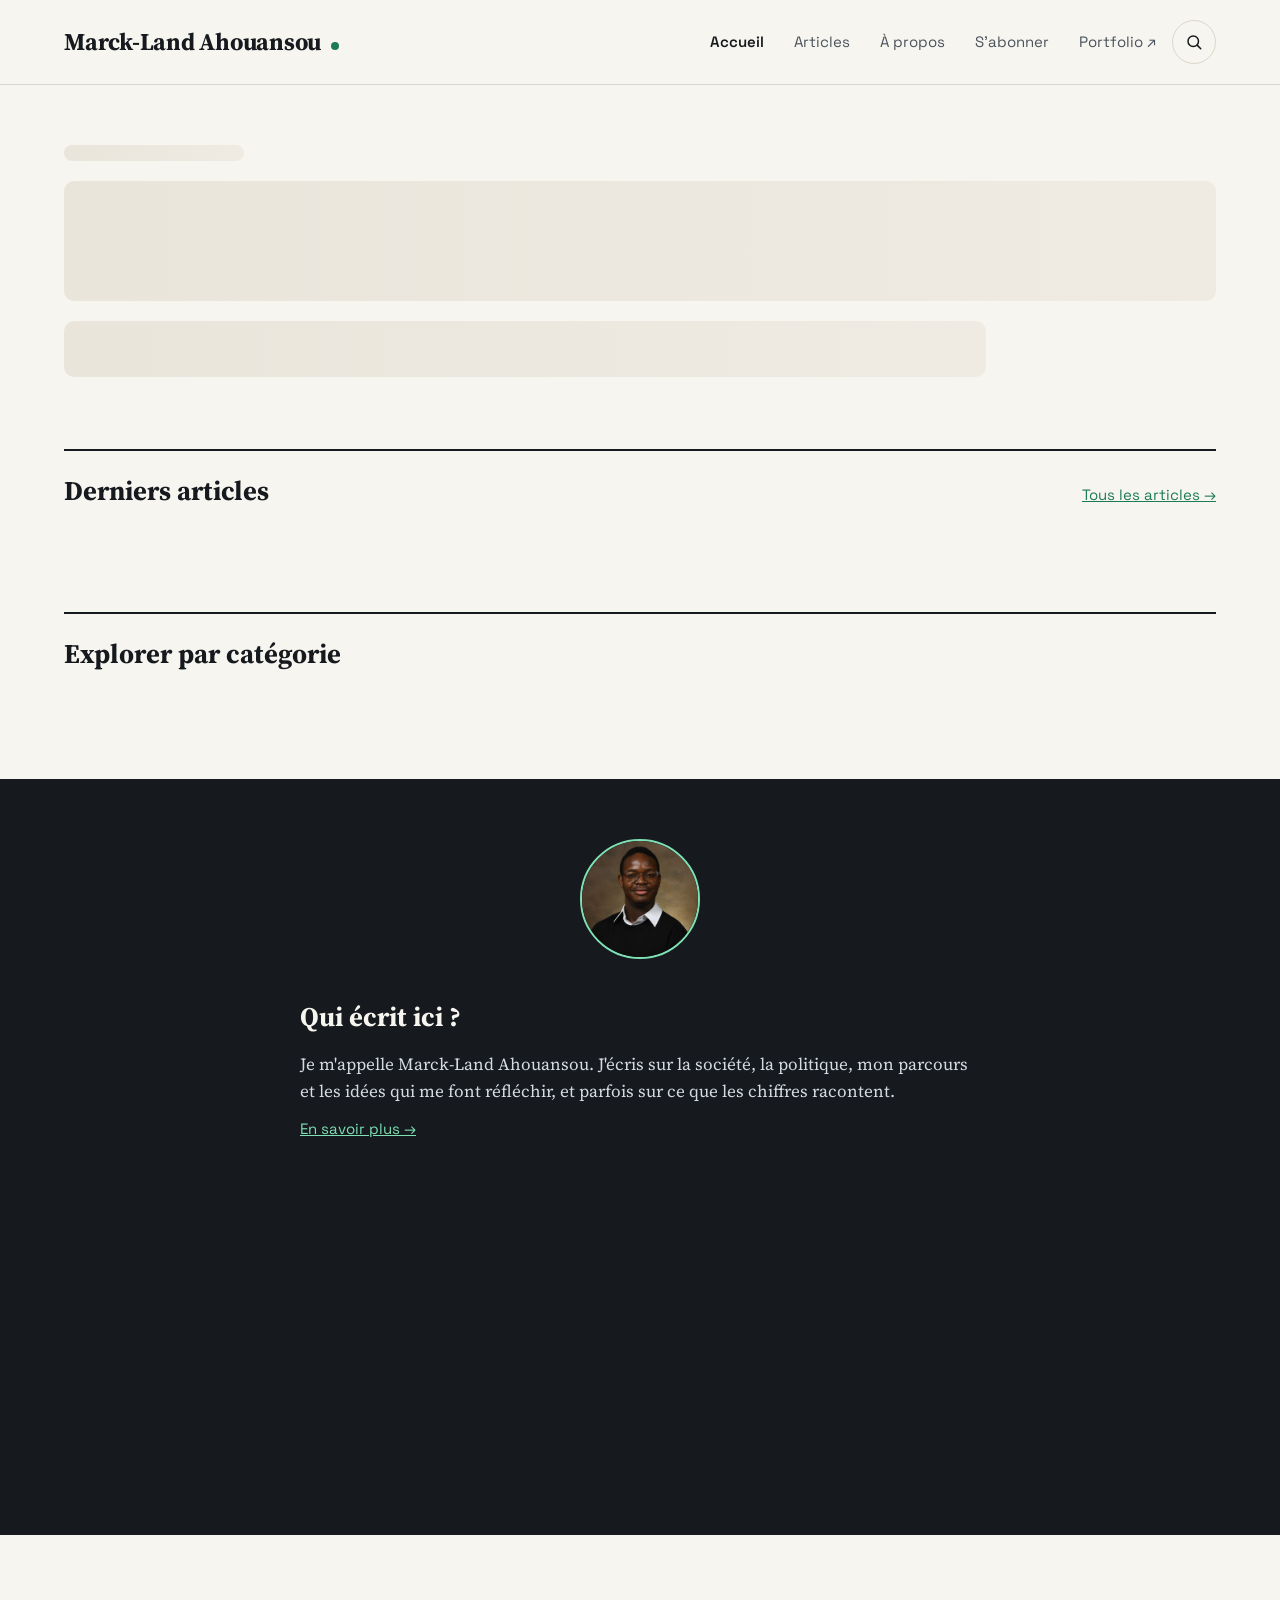
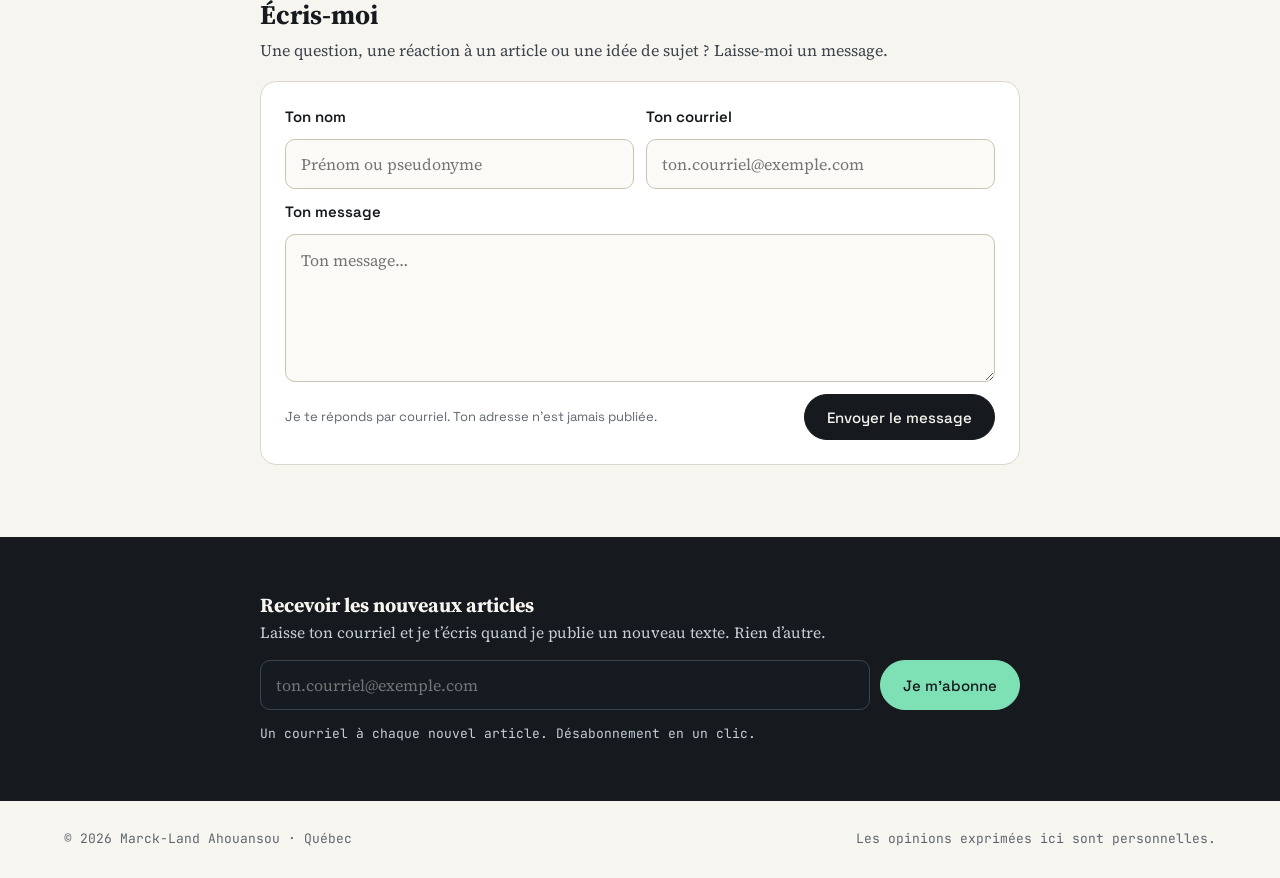
<file: index.html>
<!doctype html>
<html lang="fr">
<head>
<meta charset="utf-8">
<meta name="viewport" content="width=device-width, initial-scale=1">
<title>Marck-Land Ahouansou — Société, politique et idées</title>
<meta name="description" content="Les textes de Marck-Land Ahouansou : société, politique, parcours, lectures et, parfois, ce que les chiffres racontent.">
<meta property="og:type" content="website">
<meta property="og:title" content="Marck-Land Ahouansou">
<meta property="og:description" content="Société, politique, parcours et idées.">
<meta property="og:image" content="https://blog.marckland.com/assets/photo.jpg">
<link rel="icon" href="data:image/svg+xml,%3Csvg xmlns='http://www.w3.org/2000/svg' viewBox='0 0 32 32'%3E%3Crect width='32' height='32' rx='8' fill='%2316191D'/%3E%3Ctext x='16' y='22' font-family='Georgia' font-size='17' font-weight='700' fill='%23F7F5F0' text-anchor='middle'%3EM%3C/text%3E%3Ccircle cx='25' cy='21' r='2.2' fill='%237EE0B5'/%3E%3C/svg%3E">
<link rel="preconnect" href="https://fonts.googleapis.com"><link rel="preconnect" href="https://fonts.gstatic.com" crossorigin>
<link href="https://fonts.googleapis.com/css2?family=Source+Serif+4:ital,opsz,wght@0,8..60,400;0,8..60,600;0,8..60,700;1,8..60,400&family=Space+Grotesk:wght@400;500;600&family=JetBrains+Mono:wght@400;500&display=swap" rel="stylesheet">
<link rel="stylesheet" href="assets/style.css?v=11">
</head>
<body>
<header class="site-header">
  <div class="wrap">
    <a class="brand" href="index.html"><b>Marck-Land Ahouansou</b><i aria-hidden="true"></i></a>
    <nav class="nav" aria-label="Navigation principale">
      <a href="index.html" data-page="index.html">Accueil</a>
      <a href="articles.html" data-page="articles.html">Articles</a>
      <a href="a-propos.html" data-page="a-propos.html">À propos</a>
      <a href="abonnement.html" data-page="abonnement.html">S'abonner</a>
      <a href="https://marckland.com">Portfolio ↗</a>
      <a class="icon-btn" href="articles.html#recherche" aria-label="Rechercher un article">
        <svg width="18" height="18" viewBox="0 0 24 24" fill="none" stroke="currentColor" stroke-width="2" stroke-linecap="round" aria-hidden="true"><circle cx="11" cy="11" r="7"/><line x1="16.5" y1="16.5" x2="21" y2="21"/></svg>
      </a>
    </nav>
  </div>
</header>

<main>
  <section id="une" class="wrap hero" aria-label="Article à la une">
    <div class="hero-text">
      <div class="skeleton" style="height:16px;width:180px"></div>
      <div class="skeleton" style="height:120px"></div>
      <div class="skeleton" style="height:56px;width:80%"></div>
    </div>
  </section>

  <section class="wrap" aria-labelledby="derniers-titre" style="display:flex;flex-direction:column;gap:28px;padding-bottom:72px">
    <div class="section-head"><h2 id="derniers-titre">Derniers articles</h2><a class="sans-link" href="articles.html">Tous les articles →</a></div>
    <div id="derniers" class="grid"></div>
  </section>

  <section class="wrap" aria-labelledby="cat-titre" style="display:flex;flex-direction:column;gap:24px">
    <div class="section-head"><h2 id="cat-titre">Explorer par catégorie</h2></div>
    <div id="categories" class="cats"></div>
  </section>


  <section class="about-band" aria-labelledby="qui-titre">
    <div class="wrap">
      <img src="assets/photo.jpg" alt="Marck-Land Ahouansou" width="120" height="120">
      <div>
        <h2 id="qui-titre">Qui écrit ici ?</h2>
        <p>Je m'appelle Marck-Land Ahouansou. J'écris sur la société, la politique, mon parcours et les idées qui me font réfléchir, et parfois sur ce que les chiffres racontent.</p>
        <a href="a-propos.html">En savoir plus →</a>
      </div>
    </div>
  </section>
  <section class="wrap" id="contact" aria-label="Écris-moi" style="padding-top:64px;padding-bottom:72px"></section>
</main>

<footer class="site-footer">
  <div class="wrap"><span>© <span id="year">2026</span> Marck-Land Ahouansou · Québec</span><span>Les opinions exprimées ici sont personnelles.</span></div>
</footer>

<script src="assets/vendor/supabase.js"></script>
<script src="assets/vendor/purify.min.js"></script>
<script src="assets/common.js?v=11"></script>
<script>
(async function () {
  document.getElementById('contact').append(contactBox());
  const une = document.getElementById('une');
  const derniers = document.getElementById('derniers');
  const cats = document.getElementById('categories');

  const [arts, categories] = await Promise.all([
    db.from('articles').select(ARTICLE_FIELDS).order('published_at', { ascending: false }).limit(7),
    db.from('categories').select('name,slug,description').order('position')
  ]);

  if (Array.isArray(categories.data)) {
    cats.replaceChildren(...categories.data.map(c =>
      h('a', { class: 'cat-card', href: categoryUrl(c.slug) }, h('b', { text: c.name }), c.description ? h('span', { text: c.description }) : null)));
  }

  if (arts.error) {
    showError(une, 'Impossible de charger les articles pour le moment. Réessaie dans quelques instants.');
    derniers.replaceChildren();
    return;
  }
  const list = arts.data || [];
  if (!list.length) {
    une.replaceChildren(h('div', { class: 'hero-text' },
      h('p', { class: 'kicker', text: 'Bienvenue' }),
      h('h1', { text: 'Le premier article arrive bientôt.' }),
      h('p', { class: 'lede', text: 'Reviens dans quelques jours, ou suis-moi sur LinkedIn pour être averti.' })));
    derniers.replaceChildren(h('p', { class: 'notice', text: 'Aucun article publié pour l’instant.' }));
    return;
  }

  const a = list[0];
  une.replaceChildren(
    h('div', { class: 'hero-text' },
      h('p', { class: 'kicker', text: 'À la une' + (a.category ? ' · ' + a.category.name : '') }),
      h('h1', {}, h('a', { href: articleUrl(a.slug), text: a.title })),
      a.lede ? h('p', { class: 'lede', text: a.lede }) : null,
      h('p', { class: 'meta', style: { margin: 0 }, text: 'Publié le ' + fmtDateTime(a.published_at) + ' · ' + readMinutes(a.content) + ' min de lecture · ' + plural(a.views, 'vue', 'vues') }),
      h('div', {}, h('a', { class: 'btn', href: articleUrl(a.slug) }, 'Lire l’article →'))
    ),
    a.cover_url
      ? h('a', { class: 'hero-media', href: articleUrl(a.slug), 'aria-hidden': 'true', tabindex: '-1', style: { backgroundImage: 'url("' + encodeURI(a.cover_url) + '")' } })
      : h('div', { class: 'hero-media placeholder', 'aria-hidden': 'true' }, h('span', { text: '«' }))
  );

  const rest = list.slice(1);
  derniers.replaceChildren(...(rest.length ? rest.map(x => articleCard(x, { cover: true })) : [h('p', { class: 'notice', text: 'D’autres articles arrivent bientôt.' })]));
})();
</script>
</body>
</html>
</file>
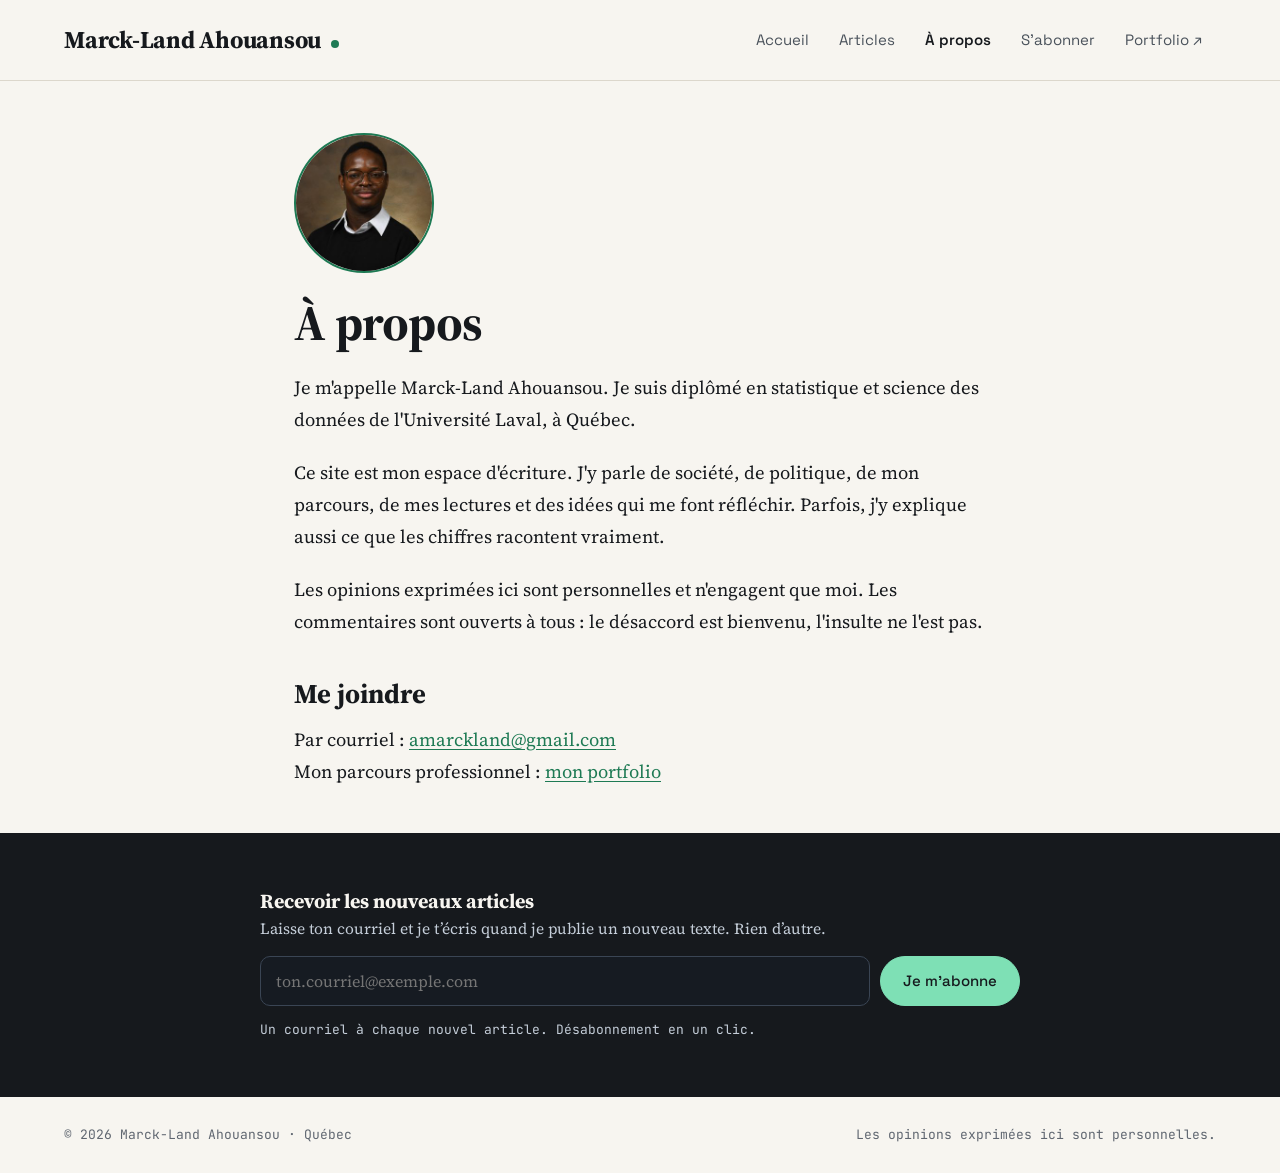
<file: a-propos.html>
<!doctype html>
<html lang="fr">
<head>
<meta charset="utf-8">
<meta name="viewport" content="width=device-width, initial-scale=1">
<title>À propos — Marck-Land Ahouansou</title>
<meta name="description" content="Qui est Marck-Land Ahouansou, et pourquoi ce site.">
<link rel="icon" href="data:image/svg+xml,%3Csvg xmlns='http://www.w3.org/2000/svg' viewBox='0 0 32 32'%3E%3Crect width='32' height='32' rx='8' fill='%2316191D'/%3E%3Ctext x='16' y='22' font-family='Georgia' font-size='17' font-weight='700' fill='%23F7F5F0' text-anchor='middle'%3EM%3C/text%3E%3Ccircle cx='25' cy='21' r='2.2' fill='%237EE0B5'/%3E%3C/svg%3E">
<link rel="preconnect" href="https://fonts.googleapis.com"><link rel="preconnect" href="https://fonts.gstatic.com" crossorigin>
<link href="https://fonts.googleapis.com/css2?family=Source+Serif+4:ital,opsz,wght@0,8..60,400;0,8..60,600;0,8..60,700;1,8..60,400&family=Space+Grotesk:wght@400;500;600&family=JetBrains+Mono:wght@400;500&display=swap" rel="stylesheet">
<link rel="stylesheet" href="assets/style.css?v=11">
</head>
<body>
<header class="site-header">
  <div class="wrap">
    <a class="brand" href="index.html"><b>Marck-Land Ahouansou</b><i aria-hidden="true"></i></a>
    <nav class="nav" aria-label="Navigation principale">
      <a href="index.html" data-page="index.html">Accueil</a>
      <a href="articles.html" data-page="articles.html">Articles</a>
      <a href="a-propos.html" data-page="a-propos.html">À propos</a>
      <a href="abonnement.html" data-page="abonnement.html">S'abonner</a>
      <a href="https://marckland.com">Portfolio ↗</a>
    </nav>
  </div>
</header>

<main class="narrow article">
  <img src="assets/photo.jpg" alt="Marck-Land Ahouansou" width="140" height="140" style="width:140px;height:140px;border-radius:50%;object-fit:cover;border:2px solid var(--accent)">
  <h1>À propos</h1>
  <div class="prose">
    <p>Je m'appelle Marck-Land Ahouansou. Je suis diplômé en statistique et science des données de l'Université Laval, à Québec.</p>
    <p>Ce site est mon espace d'écriture. J'y parle de société, de politique, de mon parcours, de mes lectures et des idées qui me font réfléchir. Parfois, j'y explique aussi ce que les chiffres racontent vraiment.</p>
    <p>Les opinions exprimées ici sont personnelles et n'engagent que moi. Les commentaires sont ouverts à tous : le désaccord est bienvenu, l'insulte ne l'est pas.</p>
    <h2>Me joindre</h2>
    <p>Par courriel : <a href="mailto:amarckland@gmail.com">amarckland@gmail.com</a><br>
    Mon parcours professionnel : <a href="https://marckland.com">mon portfolio</a></p>
  </div>
</main>

<footer class="site-footer">
  <div class="wrap"><span>© <span id="year">2026</span> Marck-Land Ahouansou · Québec</span><span>Les opinions exprimées ici sont personnelles.</span></div>
</footer>
<script src="assets/vendor/supabase.js"></script>
<script src="assets/vendor/purify.min.js"></script>
<script src="assets/common.js?v=11"></script>
</body>
</html>
</file>
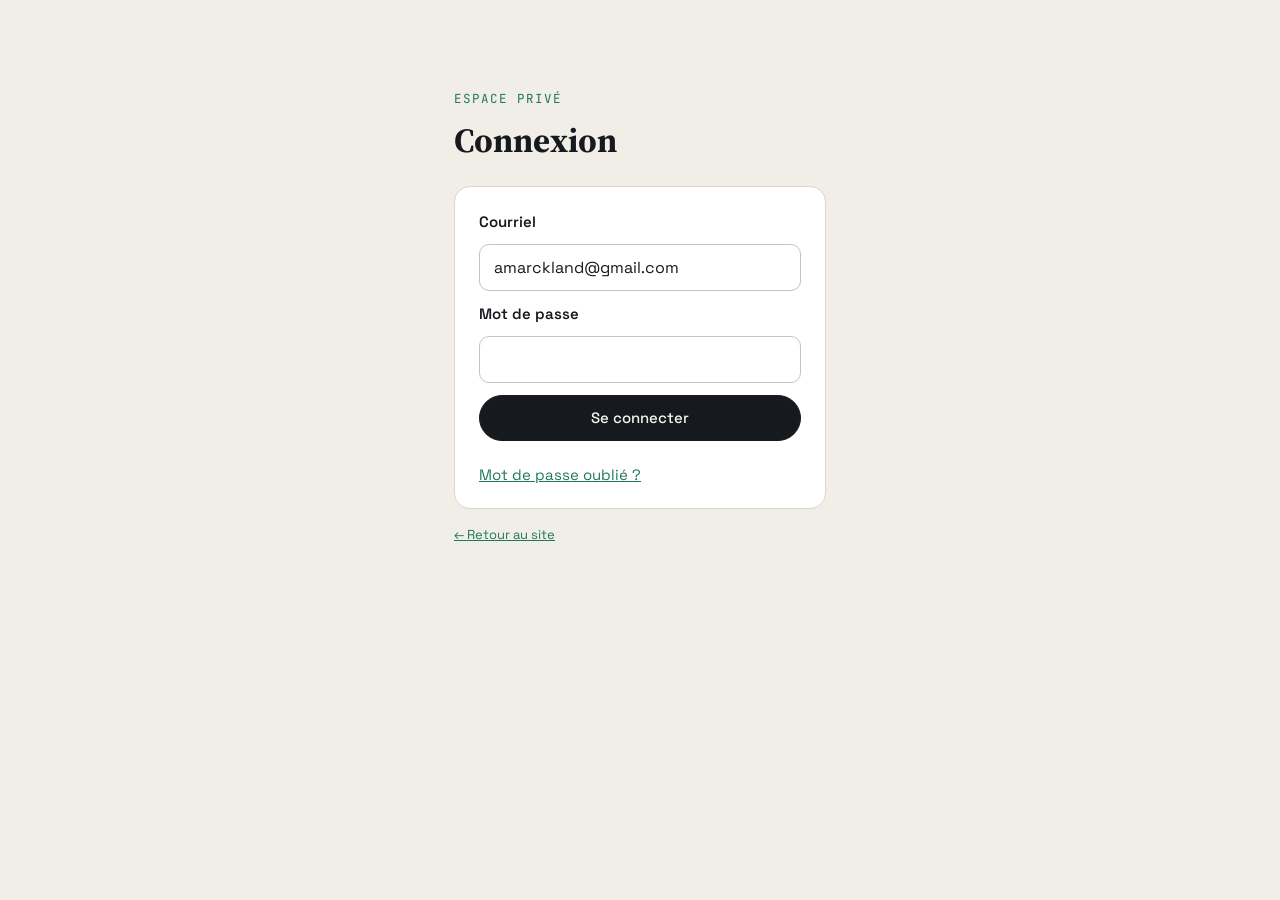
<file: admin.html>
<!doctype html>
<html lang="fr">
<head>
<meta charset="utf-8">
<meta name="viewport" content="width=device-width, initial-scale=1">
<meta name="robots" content="noindex, nofollow">
<title>Espace privé — Marck-Land Ahouansou</title>
<link rel="icon" href="data:image/svg+xml,%3Csvg xmlns='http://www.w3.org/2000/svg' viewBox='0 0 32 32'%3E%3Crect width='32' height='32' rx='8' fill='%2316191D'/%3E%3Ctext x='16' y='22' font-family='Georgia' font-size='17' font-weight='700' fill='%23F7F5F0' text-anchor='middle'%3EM%3C/text%3E%3Ccircle cx='25' cy='21' r='2.2' fill='%237EE0B5'/%3E%3C/svg%3E">
<link rel="preconnect" href="https://fonts.googleapis.com"><link rel="preconnect" href="https://fonts.gstatic.com" crossorigin>
<link href="https://fonts.googleapis.com/css2?family=Source+Serif+4:ital,opsz,wght@0,8..60,400;0,8..60,600;0,8..60,700;1,8..60,400&family=Space+Grotesk:wght@400;500;600&family=JetBrains+Mono:wght@400;500&display=swap" rel="stylesheet">
<link rel="stylesheet" href="assets/vendor/quill.snow.css">
<link rel="stylesheet" href="assets/style.css?v=11">
<style>
body{background:#F1EEE7;font-family:var(--sans);font-size:15px;line-height:1.5}
.topbar{background:var(--ink);color:var(--bg)}
.topbar .wrap{max-width:none;display:flex;flex-wrap:wrap;gap:12px;align-items:center;justify-content:space-between;padding-top:12px;padding-bottom:12px}
.topbar b{font-family:var(--serif);font-size:19px}
.badge{font-family:var(--mono);font-size:12px;padding:3px 8px;border:1px solid #4A525B;border-radius:6px;color:#B6C0CC;margin-left:10px}
.topbar a{color:#7EE0B5}
.topbar button{min-height:40px;padding:8px 14px;background:transparent;color:var(--bg);border:1px solid #4A525B;border-radius:8px;font:inherit;cursor:pointer}
.layout{display:flex;flex-wrap:wrap}
.side{flex:1 1 220px;max-width:250px;padding:20px 14px;display:flex;flex-direction:column;gap:4px;border-right:1px solid var(--line)}
.side button{text-align:left;min-height:44px;padding:10px 14px;border-radius:10px;border:0;background:transparent;color:var(--ink);font:inherit;cursor:pointer;display:flex;justify-content:space-between;gap:8px}
.side button:hover{background:#E6E2D8}
.side button[aria-current="page"]{background:var(--ink);color:var(--bg);font-weight:500}
.side .count{color:var(--muted)} .side button[aria-current="page"] .count{color:#B6C0CC}
.panel{flex:999 1 560px;min-width:0;padding:28px 32px 64px}
.panel h1{margin:0 0 18px;font-size:26px;font-weight:600}
.box{background:var(--panel);border:1px solid var(--line);border-radius:14px;padding:20px}
.stats{display:flex;flex-wrap:wrap;gap:12px;margin-bottom:20px}
.stat{flex:1 1 160px;background:var(--panel);border:1px solid var(--line);border-radius:12px;padding:16px 18px}
.stat span{display:block;font-family:var(--mono);font-size:12px;color:var(--muted)} .stat b{font-size:26px}
.table-wrap{overflow-x:auto;background:var(--panel);border:1px solid var(--line);border-radius:14px}
table{width:100%;border-collapse:collapse;min-width:760px}
th,td{padding:12px 14px;text-align:left;border-bottom:1px solid #ECE8DF;vertical-align:middle}
th{font-family:var(--mono);font-size:12px;font-weight:500;color:var(--muted);text-transform:uppercase;letter-spacing:.06em}
td.title{font-family:var(--serif);font-size:17px;font-weight:600}
.pill{display:inline-block;padding:3px 10px;border-radius:999px;font-size:13px;white-space:nowrap}
.pill.draft{background:#ECE8DF;color:#4A525B} .pill.live{background:var(--accent-tint);color:var(--accent-dark)} .pill.sched{background:#E4ECF7;color:#1F4E8C}
.actions{display:flex;flex-wrap:wrap;gap:6px}
.editor-grid{display:flex;flex-wrap:wrap;gap:24px;align-items:flex-start}
.editor-main{flex:999 1 520px;min-width:0;display:flex;flex-direction:column;gap:10px}
.editor-side{flex:1 1 280px;min-width:0;display:flex;flex-direction:column;gap:16px}
.editor-main label,.editor-side label,.editor-side legend{font-weight:600}
.f{width:100%;padding:12px 14px;border:1px solid var(--line2);border-radius:10px;background:#fff;color:var(--ink);font:16px var(--sans)}
.f-title{font:700 28px var(--serif)} .f-lede{font:18px/1.5 var(--serif);resize:vertical}
.hint{font-size:13px;color:var(--muted);margin:0}
#quill{min-height:420px;background:#fff;font:19px/1.7 var(--serif)}
.ql-toolbar.ql-snow{border-radius:10px 10px 0 0;border-color:var(--line2);background:#FBFAF7}
.ql-container.ql-snow{border-radius:0 0 10px 10px;border-color:var(--line2);font:inherit}
.ql-editor{min-height:420px;font:19px/1.7 var(--serif)} .ql-editor h2{font-size:28px} .ql-editor h3{font-size:22px}
.ql-editor blockquote{border-left:3px solid var(--accent) !important;font-style:italic}
.cover-prev{width:100%;aspect-ratio:16/9;border-radius:10px;border:1px dashed var(--line2);background:#FBFAF7 center/cover no-repeat;display:flex;align-items:center;justify-content:center;color:var(--muted);font-size:13px}
.radio{display:flex;gap:10px;align-items:center;min-height:36px;font-weight:400 !important}
.stack{display:flex;flex-direction:column;gap:10px}
.toast{position:fixed;left:50%;bottom:24px;transform:translateX(-50%);background:var(--ink);color:var(--bg);padding:12px 18px;border-radius:10px;font-size:15px;z-index:50;max-width:90vw}
.toast.err{background:var(--danger)}
.login{max-width:420px;margin:10vh auto;padding:0 24px}
.word{display:inline-flex;align-items:center;gap:6px;padding:6px 6px 6px 12px;border-radius:999px;background:#fff;border:1px solid var(--line2)}
.word button{width:30px;height:30px;border-radius:50%;border:0;background:#F1EEE7;cursor:pointer}
.editor-wrap{position:relative}
.img-bar{position:absolute;right:12px;z-index:5;display:flex;gap:6px;padding:6px;background:#fff;border:1px solid var(--line2);border-radius:10px;box-shadow:0 6px 18px rgba(0,0,0,.12)}
.table-bar{display:flex;flex-wrap:wrap;gap:6px;align-items:center;padding:8px;background:#FBFAF7;border:1px solid var(--line2);border-radius:10px}
.ql-snow .ql-toolbar button.ql-caption,.ql-snow .ql-toolbar button.ql-table,.ql-snow.ql-toolbar button.ql-caption,.ql-snow.ql-toolbar button.ql-table{width:auto;padding:3px 8px;font:500 13px var(--sans);color:#444}
.ql-snow.ql-toolbar button.ql-divider{font:600 16px var(--sans);color:#444}
.ql-editor hr{border:0;height:1px;background:var(--line2);margin:1.6em auto;width:40%}
.ql-editor table{border-collapse:collapse;width:100%}.ql-editor td{border:1px solid var(--line2);padding:6px 10px}
.ql-editor img{cursor:pointer}
.ql-editor iframe.ql-video{width:100%;aspect-ratio:16/9;height:auto}
.cat-row{display:flex;flex-wrap:wrap;gap:10px;align-items:center;padding:12px 0;border-bottom:1px solid #ECE8DF}
.cat-row .f{flex:1 1 200px;width:auto}
</style>
</head>
<body>

<div id="vue-login" class="login" hidden>
  <p class="kicker">Espace privé</p>
  <h1 style="font-family:var(--serif);font-size:34px;margin:6px 0 20px">Connexion</h1>
  <form id="form-login" class="form">
    <label for="l-email">Courriel</label>
    <input class="f" id="l-email" type="email" autocomplete="username" value="amarckland@gmail.com" required>
    <label for="l-pass">Mot de passe</label>
    <input class="f" id="l-pass" type="password" autocomplete="current-password" required>
    <button class="btn" type="submit">Se connecter</button>
    <p id="l-msg" class="hint" role="status"></p>
    <button type="button" id="l-oubli" class="sans-link" style="background:none;border:0;padding:0;color:var(--accent);text-align:left;cursor:pointer;text-decoration:underline">Mot de passe oublié ?</button>
  </form>
  <p class="hint" style="margin-top:16px"><a href="index.html">← Retour au site</a></p>
</div>

<div id="vue-nouveau-mdp" class="login" hidden>
  <h1 style="font-family:var(--serif);font-size:30px;margin:0 0 20px">Choisis un nouveau mot de passe</h1>
  <form id="form-mdp" class="form">
    <label for="n-pass">Nouveau mot de passe</label>
    <input class="f" id="n-pass" type="password" autocomplete="new-password" minlength="8" required>
    <button class="btn" type="submit">Enregistrer</button>
    <p id="n-msg" class="hint" role="status"></p>
  </form>
</div>

<div id="vue-app" hidden>
  <header class="topbar">
    <div class="wrap">
      <div><b>Marck-Land Ahouansou</b><span class="badge">Espace privé</span></div>
      <div style="display:flex;gap:10px;align-items:center"><a href="index.html" target="_blank" rel="noopener">Voir le site ↗</a><button type="button" id="logout">Se déconnecter</button></div>
    </div>
  </header>
  <div class="layout">
    <nav class="side" aria-label="Menu de l'espace privé">
      <button type="button" data-tab="articles">Mes articles <span class="count" id="n-art"></span></button>
      <button type="button" data-tab="editeur">+ Nouvel article</button>
      <button type="button" data-tab="commentaires">Commentaires <span class="count" id="n-com"></span></button>
      <button type="button" data-tab="messages">Messages <span class="count" id="n-msg"></span></button>
      <button type="button" data-tab="abonnes">Abonnés</button>
      <button type="button" data-tab="categories">Catégories</button>
      <button type="button" data-tab="mots">Mots filtrés</button>
    </nav>
    <main class="panel" id="panel"></main>
  </div>
</div>

<script src="assets/vendor/supabase.js"></script>
<script src="assets/vendor/purify.min.js"></script>
<script src="assets/vendor/quill.js"></script>
<script src="assets/common.js?v=11"></script>
<script src="assets/admin.js?v=11"></script>
</body>
</html>
</file>
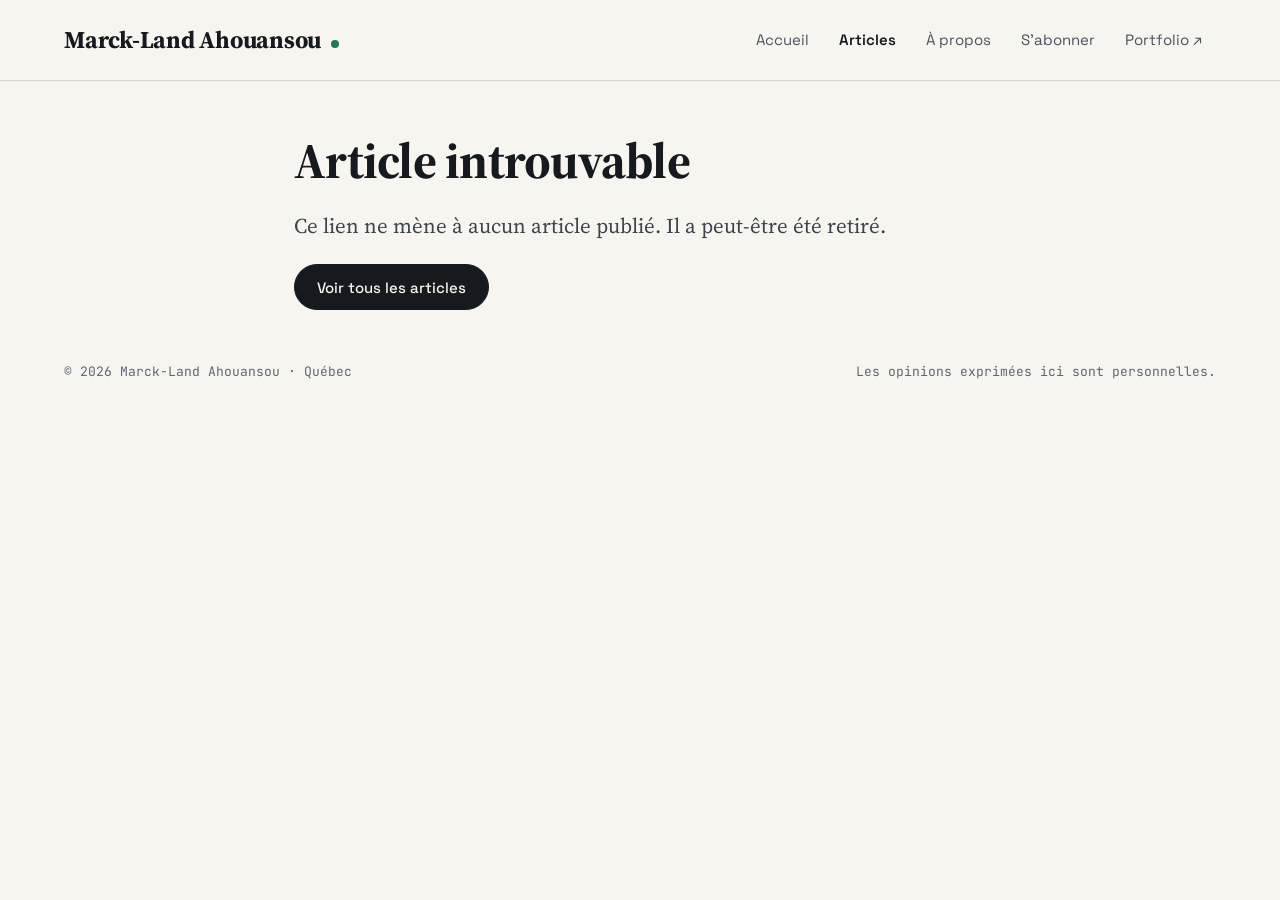
<file: article.html>
<!doctype html>
<html lang="fr">
<head>
<meta charset="utf-8">
<meta name="viewport" content="width=device-width, initial-scale=1">
<title>Article — Marck-Land Ahouansou</title>
<meta name="description" content="Un article de Marck-Land Ahouansou.">
<link rel="icon" href="data:image/svg+xml,%3Csvg xmlns='http://www.w3.org/2000/svg' viewBox='0 0 32 32'%3E%3Crect width='32' height='32' rx='8' fill='%2316191D'/%3E%3Ctext x='16' y='22' font-family='Georgia' font-size='17' font-weight='700' fill='%23F7F5F0' text-anchor='middle'%3EM%3C/text%3E%3Ccircle cx='25' cy='21' r='2.2' fill='%237EE0B5'/%3E%3C/svg%3E">
<link rel="preconnect" href="https://fonts.googleapis.com"><link rel="preconnect" href="https://fonts.gstatic.com" crossorigin>
<link href="https://fonts.googleapis.com/css2?family=Source+Serif+4:ital,opsz,wght@0,8..60,400;0,8..60,600;0,8..60,700;1,8..60,400&family=Space+Grotesk:wght@400;500;600&family=JetBrains+Mono:wght@400;500&display=swap" rel="stylesheet">
<link rel="stylesheet" href="assets/style.css?v=11">
</head>
<body>
<header class="site-header">
  <div class="wrap">
    <a class="brand" href="index.html"><b>Marck-Land Ahouansou</b><i aria-hidden="true"></i></a>
    <nav class="nav" aria-label="Navigation principale">
      <a href="index.html" data-page="index.html">Accueil</a>
      <a href="articles.html" data-page="articles.html">Articles</a>
      <a href="a-propos.html" data-page="a-propos.html">À propos</a>
      <a href="abonnement.html" data-page="abonnement.html">S'abonner</a>
      <a href="https://marckland.com">Portfolio ↗</a>
    </nav>
  </div>
</header>

<main id="contenu">
  <article class="narrow article" id="article">
    <div class="skeleton" style="height:14px;width:200px"></div>
    <div class="skeleton" style="height:110px"></div>
    <div class="skeleton" style="height:60px"></div>
    <div class="skeleton" style="height:300px"></div>
  </article>

  <section class="narrow comments" id="commentaires" aria-labelledby="titre-com" hidden>
    <h2 id="titre-com">Commentaires</h2>
    <form class="form" id="form-com" novalidate>
      <label for="com-nom">Ton nom</label>
      <input class="field" id="com-nom" name="nom" type="text" maxlength="60" autocomplete="name" placeholder="Prénom ou pseudonyme" required>
      <label for="com-texte">Ton commentaire</label>
      <textarea class="field" id="com-texte" name="texte" maxlength="3000" placeholder="Écris ton commentaire…" required></textarea>
      <div class="hp" aria-hidden="true"><label for="com-site">Ne pas remplir</label><input id="com-site" name="site" type="text" tabindex="-1" autocomplete="off"></div>
      <div class="form-foot">
        <small id="com-msg" role="status">Pas besoin de compte. Ton commentaire s'affiche tout de suite.</small>
        <button class="btn" type="submit" id="com-btn">Publier le commentaire</button>
      </div>
    </form>
    <div id="liste-com"></div>
  </section>

  <section class="narrow" id="abo" style="padding-top:40px" hidden></section>

  <section class="related" id="similaires" aria-labelledby="titre-sim" hidden>
    <div class="wrap">
      <h2 id="titre-sim">À lire aussi</h2>
      <div class="grid" id="grille-sim"></div>
    </div>
  </section>
</main>

<footer class="site-footer">
  <div class="wrap"><span>© <span id="year">2026</span> Marck-Land Ahouansou · Québec</span><span>Les opinions exprimées ici sont personnelles.</span></div>
</footer>

<script src="assets/vendor/supabase.js"></script>
<script src="assets/vendor/purify.min.js"></script>
<script src="assets/common.js?v=11"></script>
<script>
(async function () {
  const fromPath = location.pathname.match(/\/a\/([^/]+)\/?$/);
  const slug = new URLSearchParams(location.search).get('a') || (fromPath ? decodeURIComponent(fromPath[1]) : '');
  const box = document.getElementById('article');

  const { data: a, error } = slug
    ? await db.from('articles').select(ARTICLE_FIELDS).eq('slug', slug).maybeSingle()
    : { data: null, error: null };

  if (error) { showError(box, 'Impossible de charger cet article pour le moment.'); return; }
  if (!a) {
    box.replaceChildren(h('h1', { text: 'Article introuvable' }),
      h('p', { class: 'lede', text: 'Ce lien ne mène à aucun article publié. Il a peut-être été retiré.' }),
      h('div', {}, h('a', { class: 'btn', href: 'articles.html' }, 'Voir tous les articles')));
    return;
  }

  document.title = a.title + ' — ' + SITE_NAME;
  const desc = document.querySelector('meta[name="description"]');
  if (desc && a.lede) desc.setAttribute('content', a.lede);

  // Compteur de vues : une vue par lecteur et par article toutes les 6 heures.
  let views = a.views;
  try {
    const key = 'vu:' + a.slug, last = Number(localStorage.getItem(key) || 0);
    if (Date.now() - last > 6 * 3600 * 1000) {
      const r = await db.rpc('increment_view', { p_slug: a.slug });
      if (!r.error && r.data != null) views = r.data;
      localStorage.setItem(key, String(Date.now()));
    }
  } catch (e) {
    const r = await db.rpc('increment_view', { p_slug: a.slug });
    if (!r.error && r.data != null) views = r.data;
  }

  let nbCom = commentCount(a);
  const metaCom = h('span', { text: plural(nbCom, 'commentaire', 'commentaires') });
  const pageUrl = 'https://blog.marckland.com/a/' + encodeURIComponent(a.slug) + '/';
  const enc = encodeURIComponent(pageUrl), encT = encodeURIComponent(a.title);
  const ICONS = {
    linkedin: '<svg viewBox="0 0 24 24" aria-hidden="true"><path fill="#0A66C2" d="M20.45 20.45h-3.55v-5.57c0-1.33-.03-3.04-1.85-3.04-1.85 0-2.14 1.45-2.14 2.94v5.67H9.35V9h3.41v1.56h.05c.48-.9 1.64-1.85 3.37-1.85 3.6 0 4.27 2.37 4.27 5.46v6.28zM5.34 7.43a2.06 2.06 0 1 1 0-4.12 2.06 2.06 0 0 1 0 4.12zM7.12 20.45H3.56V9h3.56v11.45zM22.22 0H1.77C.79 0 0 .77 0 1.73v20.54C0 23.23.79 24 1.77 24h20.45c.98 0 1.78-.77 1.78-1.73V1.73C24 .77 23.2 0 22.22 0z"/></svg>',
    facebook: '<svg viewBox="0 0 24 24" aria-hidden="true"><path fill="#1877F2" d="M24 12.07C24 5.41 18.63 0 12 0S0 5.41 0 12.07C0 18.1 4.39 23.1 10.13 24v-8.44H7.08v-3.49h3.05V9.41c0-3.02 1.79-4.69 4.53-4.69 1.31 0 2.69.24 2.69.24v2.97h-1.51c-1.5 0-1.96.93-1.96 1.89v2.26h3.33l-.53 3.49h-2.8V24C19.61 23.1 24 18.1 24 12.07z"/></svg>',
    whatsapp: '<svg viewBox="0 0 24 24" aria-hidden="true"><path fill="#25D366" d="M17.47 14.38c-.3-.15-1.76-.87-2.03-.97-.27-.1-.47-.15-.67.15-.2.3-.77.97-.94 1.16-.17.2-.35.22-.64.07-.3-.15-1.26-.46-2.39-1.47-.88-.79-1.48-1.76-1.65-2.06-.17-.3-.02-.46.13-.61.13-.13.3-.35.45-.52.15-.17.2-.3.3-.5.1-.2.05-.37-.03-.52-.07-.15-.67-1.61-.92-2.21-.24-.58-.49-.5-.67-.51h-.57c-.2 0-.52.07-.79.37-.27.3-1.04 1.02-1.04 2.48 0 1.46 1.07 2.88 1.21 3.07.15.2 2.1 3.2 5.08 4.49.71.31 1.26.49 1.7.63.71.22 1.36.19 1.87.12.57-.09 1.76-.72 2.01-1.41.25-.69.25-1.29.17-1.41-.07-.12-.27-.2-.57-.35zM12.05 21.79h-.01a9.87 9.87 0 0 1-5.03-1.38l-.36-.21-3.74.98 1-3.65-.24-.37a9.86 9.86 0 0 1-1.51-5.26c0-5.45 4.44-9.88 9.89-9.88 2.64 0 5.12 1.03 6.99 2.9a9.82 9.82 0 0 1 2.89 6.99c0 5.45-4.44 9.88-9.88 9.88zm8.41-18.3A11.82 11.82 0 0 0 12.05 0C5.5 0 .16 5.34.16 11.89c0 2.1.55 4.14 1.59 5.95L.06 24l6.3-1.65a11.88 11.88 0 0 0 5.68 1.45h.01c6.55 0 11.89-5.34 11.89-11.89 0-3.18-1.24-6.17-3.48-8.42z"/></svg>',
    x: '<svg viewBox="0 0 24 24" aria-hidden="true"><path fill="#111" d="M18.9 1.15h3.68l-8.04 9.19L24 22.85h-7.41l-5.8-7.59-6.64 7.59H.47l8.6-9.83L0 1.15h7.59l5.24 6.93 6.07-6.93zm-1.29 19.49h2.04L6.49 3.24H4.3l13.31 17.4z"/></svg>',
    lien: '<svg viewBox="0 0 24 24" aria-hidden="true" fill="none" stroke="#3B434C" stroke-width="2" stroke-linecap="round" stroke-linejoin="round"><path d="M10 13a5 5 0 0 0 7.54.54l3-3a5 5 0 0 0-7.07-7.07l-1.72 1.71"/><path d="M14 11a5 5 0 0 0-7.54-.54l-3 3a5 5 0 0 0 7.07 7.07l1.71-1.71"/></svg>',
    ok: '<svg viewBox="0 0 24 24" aria-hidden="true" fill="none" stroke="#1F7A55" stroke-width="2.5" stroke-linecap="round" stroke-linejoin="round"><path d="M20 6 9 17l-5-5"/></svg>'
  };
  function shareLink(href, label, icon) {
    const a = h('a', { href, target: '_blank', rel: 'noopener', 'aria-label': 'Partager sur ' + label, title: label });
    a.innerHTML = ICONS[icon];
    return a;
  }
  const copyBtn = h('button', { type: 'button', 'aria-label': 'Copier le lien', title: 'Copier le lien' });
  copyBtn.innerHTML = ICONS.lien;
  copyBtn.addEventListener('click', async () => {
    try { await navigator.clipboard.writeText(pageUrl); copyBtn.innerHTML = ICONS.ok; copyBtn.title = 'Lien copié'; }
    catch (e) { copyBtn.title = 'Copie impossible'; }
    setTimeout(() => { copyBtn.innerHTML = ICONS.lien; copyBtn.title = 'Copier le lien'; }, 2500);
  });
  const shareBox = h('div', { class: 'share-end' },
    h('span', { class: 'share-label', text: 'Partager cet article' }),
    h('div', { class: 'share-icons', role: 'group', 'aria-label': 'Partager' },
      shareLink('https://www.facebook.com/sharer/sharer.php?u=' + enc, 'Facebook', 'facebook'),
      shareLink('https://wa.me/?text=' + encT + '%20' + enc, 'WhatsApp', 'whatsapp'),
      shareLink('https://www.linkedin.com/sharing/share-offsite/?url=' + enc, 'LinkedIn', 'linkedin'),
      shareLink('https://twitter.com/intent/tweet?url=' + enc + '&text=' + encT, 'X', 'x'),
      copyBtn));

  const body = h('div', { class: 'prose' });
  body.innerHTML = cleanHTML(a.content);
  body.querySelectorAll('a[href^="http"]').forEach(l => { l.target = '_blank'; l.rel = 'noopener'; });

  box.replaceChildren(...[
    h('nav', { class: 'crumbs', 'aria-label': 'Fil d’Ariane' },
      h('a', { href: 'articles.html', text: 'Articles' }),
      a.category ? [' / ', h('a', { href: categoryUrl(a.category.slug), style: { color: 'var(--accent)' }, text: a.category.name })] : null),
    h('h1', { text: a.title }),
    a.lede ? h('p', { class: 'lede', text: a.lede }) : null,
    h('p', { class: 'article-meta' },
      'Publié le ' + fmtDateTime(a.published_at),
      a.updated_at ? ' · mis à jour le ' + fmtDateTime(a.updated_at) : null,
      ' · ' + readMinutes(a.content) + ' min de lecture · ' + plural(views, 'vue', 'vues') + ' · ', metaCom),
    a.cover_url ? h('img', { class: 'cover', src: a.cover_url, alt: '' }) : null,
    body,
    a.tags && a.tags.length ? h('div', { class: 'tags' }, a.tags.map(t => h('a', { href: 'articles.html?q=' + encodeURIComponent(t), text: t }))) : null,
    shareBox

  ].filter(Boolean));

  const abo = document.getElementById('abo'); abo.append(subscribeBox({ title: 'Tu as aimé ce texte ?', lede: 'Reçois les prochains articles par courriel, dès leur publication.' })); abo.hidden = false;

  // ----- Commentaires -----
  const secCom = document.getElementById('commentaires');
  const listeCom = document.getElementById('liste-com');
  const titreCom = document.getElementById('titre-com');
  secCom.hidden = false;

  function comEl(c) {
    return h('div', { class: 'comment' },
      h('div', { class: 'avatar', 'aria-hidden': 'true', text: (c.author || '?').trim().charAt(0).toUpperCase() }),
      h('div', { class: 'comment-body' },
        h('div', { class: 'comment-head' }, h('strong', { text: c.author }), h('span', { class: 'meta', style: { fontSize: '12px' }, text: fmtDateTime(c.created_at) })),
        h('p', { text: c.body })));
  }
  function setCount(n) { nbCom = n; titreCom.textContent = 'Commentaires (' + fmtNumber(n) + ')'; metaCom.textContent = plural(n, 'commentaire', 'commentaires'); }

  const coms = await db.from('comments').select('id,author,body,created_at').eq('article_id', a.id).order('created_at', { ascending: false });
  const comList = coms.data || [];
  setCount(comList.length);
  listeCom.replaceChildren(...(comList.length ? comList.map(comEl) : [h('p', { class: 'meta', id: 'aucun-com', text: 'Sois la première personne à commenter.' })]));

  const form = document.getElementById('form-com');
  const msg = document.getElementById('com-msg');
  const btn = document.getElementById('com-btn');
  try { const n = localStorage.getItem('com-nom'); if (n) form.nom.value = n; } catch (e) {}
  form.addEventListener('submit', async (e) => {
    e.preventDefault();
    const nom = form.nom.value.trim(), texte = form.texte.value.trim();
    if (!nom) { msg.textContent = 'Indique ton nom.'; msg.className = 'error'; form.nom.focus(); return; }
    if (texte.length < 2) { msg.textContent = 'Écris un commentaire.'; msg.className = 'error'; return; }
    btn.disabled = true; msg.className = ''; msg.textContent = 'Envoi…';
    const { data, error } = await db.rpc('add_comment', { p_slug: a.slug, p_author: nom, p_body: texte, p_website: form.site.value });
    btn.disabled = false;
    if (error) { msg.className = 'error'; msg.textContent = error.message || 'Le commentaire n’a pas pu être publié.'; return; }
    try { localStorage.setItem('com-nom', nom); } catch (e2) {}
    form.texte.value = ''; msg.textContent = 'Merci, ton commentaire est publié.';
    if (data) {
      document.getElementById('aucun-com')?.remove();
      listeCom.prepend(comEl(data));
      setCount(nbCom + 1);
    }
  });

  // ----- Articles similaires -----
  let sim = [];
  if (a.category) {
    const r = await db.from('articles').select(ARTICLE_FIELDS).eq('category_id', a.category.id).neq('id', a.id).order('published_at', { ascending: false }).limit(3);
    sim = r.data || [];
  }
  if (sim.length < 3) {
    const r = await db.from('articles').select(ARTICLE_FIELDS).neq('id', a.id).order('published_at', { ascending: false }).limit(6);
    for (const x of (r.data || [])) if (sim.length < 3 && !sim.some(s => s.id === x.id)) sim.push(x);
  }
  if (sim.length) {
    document.getElementById('grille-sim').replaceChildren(...sim.map(x => articleCard(x)));
    document.getElementById('similaires').hidden = false;
  }
})();
</script>
</body>
</html>
</file>
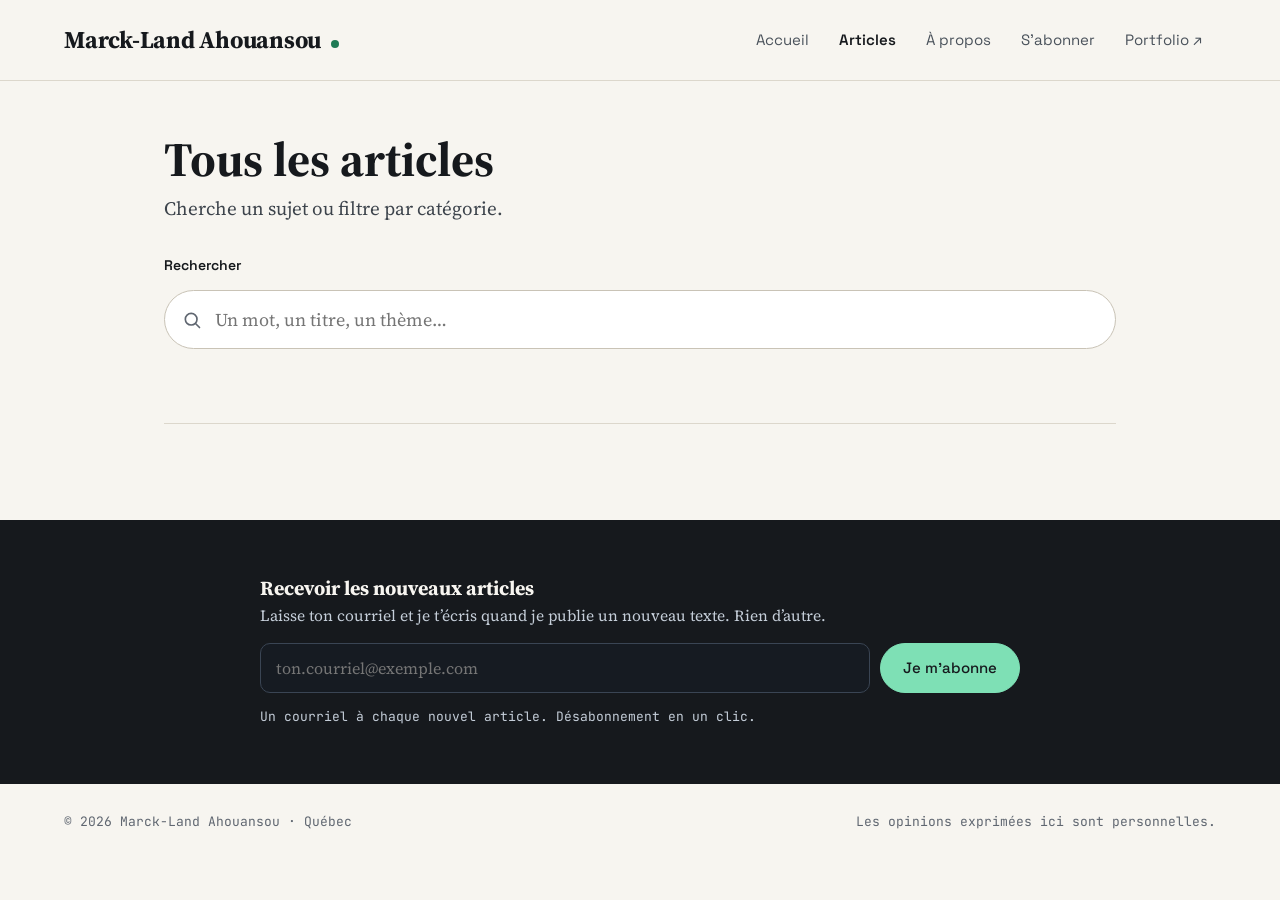
<file: articles.html>
<!doctype html>
<html lang="fr">
<head>
<meta charset="utf-8">
<meta name="viewport" content="width=device-width, initial-scale=1">
<title>Articles — Marck-Land Ahouansou</title>
<meta name="description" content="Tous les articles de Marck-Land Ahouansou, par catégorie, avec recherche.">
<link rel="icon" href="data:image/svg+xml,%3Csvg xmlns='http://www.w3.org/2000/svg' viewBox='0 0 32 32'%3E%3Crect width='32' height='32' rx='8' fill='%2316191D'/%3E%3Ctext x='16' y='22' font-family='Georgia' font-size='17' font-weight='700' fill='%23F7F5F0' text-anchor='middle'%3EM%3C/text%3E%3Ccircle cx='25' cy='21' r='2.2' fill='%237EE0B5'/%3E%3C/svg%3E">
<link rel="preconnect" href="https://fonts.googleapis.com"><link rel="preconnect" href="https://fonts.gstatic.com" crossorigin>
<link href="https://fonts.googleapis.com/css2?family=Source+Serif+4:ital,opsz,wght@0,8..60,400;0,8..60,600;0,8..60,700;1,8..60,400&family=Space+Grotesk:wght@400;500;600&family=JetBrains+Mono:wght@400;500&display=swap" rel="stylesheet">
<link rel="stylesheet" href="assets/style.css?v=11">
</head>
<body>
<header class="site-header">
  <div class="wrap">
    <a class="brand" href="index.html"><b>Marck-Land Ahouansou</b><i aria-hidden="true"></i></a>
    <nav class="nav" aria-label="Navigation principale">
      <a href="index.html" data-page="index.html">Accueil</a>
      <a href="articles.html" data-page="articles.html">Articles</a>
      <a href="a-propos.html" data-page="a-propos.html">À propos</a>
      <a href="abonnement.html" data-page="abonnement.html">S'abonner</a>
      <a href="https://marckland.com">Portfolio ↗</a>
    </nav>
  </div>
</header>

<main class="narrow" style="max-width:1000px;padding-top:52px;padding-bottom:96px;display:flex;flex-direction:column;gap:30px">
  <div style="display:flex;flex-direction:column;gap:8px">
    <h1 class="page-title">Tous les articles</h1>
    <p style="margin:0;font-size:19px;color:var(--soft)">Cherche un sujet ou filtre par catégorie.</p>
  </div>

  <div style="display:flex;flex-direction:column;gap:14px">
    <label for="recherche" class="sans" style="font-size:14px;font-weight:600">Rechercher</label>
    <div class="search">
      <svg width="20" height="20" viewBox="0 0 24 24" fill="none" stroke="#5F6670" stroke-width="2" stroke-linecap="round" aria-hidden="true"><circle cx="11" cy="11" r="7"/><line x1="16.5" y1="16.5" x2="21" y2="21"/></svg>
      <input id="recherche" type="search" placeholder="Un mot, un titre, un thème…" autocomplete="off">
    </div>
    <div id="chips" class="chips" role="group" aria-label="Filtrer par catégorie"></div>
  </div>

  <p id="compte" class="meta" style="margin:0" aria-live="polite"></p>
  <div id="liste" class="rows"></div>
</main>

<footer class="site-footer">
  <div class="wrap"><span>© <span id="year">2026</span> Marck-Land Ahouansou · Québec</span><span>Les opinions exprimées ici sont personnelles.</span></div>
</footer>

<script src="assets/vendor/supabase.js"></script>
<script src="assets/vendor/purify.min.js"></script>
<script src="assets/common.js?v=11"></script>
<script>
(async function () {
  const params = new URLSearchParams(location.search);
  const state = { cat: params.get('cat') || '', q: params.get('q') || '' };
  const input = document.getElementById('recherche');
  const chips = document.getElementById('chips');
  const liste = document.getElementById('liste');
  const compte = document.getElementById('compte');
  input.value = state.q;
  if (location.hash === '#recherche') input.focus();

  const { data: categories } = await db.from('categories').select('id,name,slug').order('position');
  const cats = categories || [];
  if (state.cat && !cats.some(c => c.slug === state.cat)) state.cat = '';

  function renderChips() {
    const all = [{ name: 'Toutes', slug: '' }].concat(cats);
    chips.replaceChildren(...all.map(c => h('button', {
      type: 'button', class: 'chip', 'aria-pressed': String(state.cat === c.slug),
      onclick: () => { state.cat = c.slug; renderChips(); load(); }
    }, c.name)));
  }

  function syncUrl() {
    const p = new URLSearchParams();
    if (state.cat) p.set('cat', state.cat);
    if (state.q.trim()) p.set('q', state.q.trim());
    history.replaceState(null, '', 'articles.html' + (p.toString() ? '?' + p : ''));
  }

  let ticket = 0;
  async function load() {
    syncUrl();
    const mine = ++ticket;
    compte.textContent = 'Chargement…';
    const q = state.q.trim();
    let query = q ? db.rpc('search_articles', { q }).select(ARTICLE_FIELDS) : db.from('articles').select(ARTICLE_FIELDS);
    if (state.cat) {
      const c = cats.find(x => x.slug === state.cat);
      if (c) query = query.eq('category_id', c.id);
    }
    query = query.order('published_at', { ascending: false });
    const { data, error } = await query;
    if (mine !== ticket) return;
    if (error) { compte.textContent = ''; showError(liste, 'Impossible de charger les articles pour le moment.'); return; }
    const rows = data || [];
    compte.textContent = plural(rows.length, 'article', 'articles');
    if (!rows.length) {
      liste.replaceChildren(h('div', { class: 'notice', style: { marginTop: '16px', textAlign: 'center' },
        text: q || state.cat ? 'Aucun article ne correspond. Essaie un autre mot ou une autre catégorie.' : 'Aucun article publié pour l’instant.' }));
      return;
    }
    liste.replaceChildren(...rows.map(a => h('a', { class: 'row', href: articleUrl(a.slug) },
      h('div', { class: 'row-side' },
        a.category ? h('span', { class: 'kicker', text: a.category.name }) : null,
        h('span', { class: 'meta', style: { fontSize: '12px' }, text: fmtDate(a.published_at) })),
      h('div', { class: 'row-main' },
        h('h3', { text: a.title }),
        a.lede ? h('p', { text: a.lede }) : null,
        h('span', { class: 'meta', style: { fontSize: '12px' }, text: readMinutes(a.content) + ' min de lecture · ' + plural(a.views, 'vue', 'vues') + ' · ' + plural(commentCount(a), 'commentaire', 'commentaires') })))));
  }

  let timer;
  input.addEventListener('input', () => { state.q = input.value; clearTimeout(timer); timer = setTimeout(load, 250); });
  renderChips();
  load();
})();
</script>
</body>
</html>
</file>
<file: assets/style.css>
/* ===== Média Marck-Land — styles ===== */
:root{
  --bg:#F7F5F0; --panel:#FFFFFF; --sand:#EFEBE2; --sand2:#E9E5DB;
  --ink:#16191D; --soft:#3D444C; --muted:#5F6670; --nav:#4A525B;
  --line:#DCD7CC; --line2:#C9C3B6;
  --accent:#1E7A54; --accent-dark:#145C3E; --accent-tint:#E3F1EA;
  --danger:#A3301F; --danger-line:#E5C2BC;
  --serif:'Source Serif 4', Georgia, serif;
  --sans:'Space Grotesk', system-ui, sans-serif;
  --mono:'JetBrains Mono', ui-monospace, monospace;
}
*{box-sizing:border-box}
[hidden]{display:none !important}
html{scroll-behavior:smooth}
body{margin:0;background:var(--bg);color:var(--ink);font-family:var(--serif);font-size:17px;line-height:1.6;-webkit-font-smoothing:antialiased}
a{color:var(--accent)} a:hover{color:var(--accent-dark)}
img{max-width:100%;height:auto}
.wrap{max-width:1200px;margin:0 auto;padding-left:24px;padding-right:24px}
.narrow{max-width:740px;margin:0 auto;padding-left:24px;padding-right:24px}
.mono{font-family:var(--mono)} .sans{font-family:var(--sans)}
.sr-only{position:absolute;width:1px;height:1px;padding:0;margin:-1px;overflow:hidden;clip:rect(0,0,0,0);border:0}
.hp{position:absolute;left:-9999px;width:1px;height:1px;overflow:hidden}

/* --- En-tête --- */
.site-header{border-bottom:1px solid var(--line);background:var(--bg)}
.site-header .wrap{display:flex;flex-wrap:wrap;gap:12px 16px;align-items:center;justify-content:space-between;padding-top:20px;padding-bottom:20px}
.brand{display:flex;align-items:baseline;gap:10px;color:var(--ink);text-decoration:none}
.brand b{font-size:24px;letter-spacing:-.01em}
.brand i{width:8px;height:8px;border-radius:50%;background:var(--accent);display:inline-block}
.nav{display:flex;flex-wrap:wrap;gap:2px;align-items:center;font-family:var(--sans);font-size:15px;line-height:1.3}
.nav a{padding:10px 14px;color:var(--nav);text-decoration:none;border-radius:999px;transition:color .15s}
.nav a:hover{color:var(--ink)}
.nav a[aria-current="page"]{color:var(--ink);font-weight:600}
.icon-btn{width:44px;height:44px;display:inline-flex;align-items:center;justify-content:center;border:1px solid var(--line);border-radius:999px;color:var(--ink) !important;padding:0 !important}

/* --- Textes communs --- */
.kicker{margin:0;font-family:var(--mono);font-size:12.5px;letter-spacing:.08em;text-transform:uppercase;color:var(--accent)}
.meta{font-family:var(--mono);font-size:13px;color:var(--muted);line-height:1.6}
.section-head{display:flex;flex-wrap:wrap;gap:12px;align-items:baseline;justify-content:space-between;border-top:2px solid var(--ink);padding-top:18px}
.section-head h2{margin:0;font-size:27px;font-weight:700}
.sans-link{font-family:var(--sans);font-size:15px}
.btn{display:inline-flex;align-items:center;justify-content:center;gap:8px;min-height:46px;padding:12px 22px;border-radius:999px;border:1px solid var(--ink);background:var(--ink);color:var(--bg) !important;font:500 15px var(--sans);text-decoration:none;cursor:pointer;transition:transform .15s, opacity .15s}
.btn:hover{transform:translateY(-1px)}
.btn:disabled{opacity:.5;cursor:default;transform:none}
.btn-ghost{background:var(--panel);color:var(--ink) !important;border-color:var(--line2)}
.btn-accent{background:var(--accent);border-color:var(--accent);color:#fff !important}
.btn-danger{background:transparent;color:var(--danger) !important;border-color:var(--danger-line)}
.btn-sm{min-height:40px;padding:8px 14px;font-size:14px}
.notice{padding:18px 20px;border:1px dashed var(--line2);border-radius:14px;color:var(--soft);background:var(--panel)}
.error{color:var(--danger)}

/* --- Accueil --- */
.hero{display:flex;flex-wrap:wrap;gap:48px;align-items:stretch;padding-top:60px;padding-bottom:72px}
.hero-text{flex:1 1 560px;min-width:0;display:flex;flex-direction:column;gap:20px;justify-content:center}
.hero h1{margin:0;font-size:clamp(36px,5.5vw,56px);line-height:1.08;font-weight:700;letter-spacing:-.015em}
.hero h1 a{color:inherit;text-decoration:none}
.hero h1 a:hover{text-decoration:underline;text-decoration-thickness:2px;text-underline-offset:6px}
.lede{margin:0;font-size:19px;line-height:1.55;color:var(--soft);max-width:640px}
.hero-media{flex:1 1 380px;min-width:0;min-height:320px;border-radius:20px;background:var(--sand2) center/cover no-repeat;border:1px solid var(--line)}
.hero-media.placeholder{display:flex;align-items:center;justify-content:center}
.hero-media.placeholder span{font-family:var(--serif);font-size:120px;font-weight:700;color:#D3CDBF;line-height:1}
.grid{display:grid;grid-template-columns:repeat(auto-fill,minmax(300px,1fr));gap:24px}
.card{display:flex;flex-direction:column;gap:12px;padding:24px;background:var(--panel);border:1px solid var(--line);border-radius:16px;text-decoration:none;color:var(--ink) !important;transition:transform .2s ease, box-shadow .2s ease}
.card:hover{transform:translateY(-3px);box-shadow:0 10px 24px rgba(22,25,29,.08)}
.card:hover h3{text-decoration:underline;text-decoration-thickness:1px;text-underline-offset:4px}
.card h3{margin:0;font-size:21px;line-height:1.25;font-weight:600}
.card p{margin:0;font-size:16px;color:var(--soft)}
.card .meta{margin-top:auto;padding-top:8px;font-size:12px}
.card-cover{margin:-24px -24px 4px;height:170px;border-radius:16px 16px 0 0;background:var(--sand2) center/cover no-repeat}
.cats{display:flex;flex-wrap:wrap;gap:12px}
.cat-card{flex:1 1 200px;min-width:0;padding:20px 22px;border:1px solid var(--line);border-radius:14px;text-decoration:none;color:var(--ink) !important;background:var(--panel);display:flex;flex-direction:column;gap:4px;transition:border-color .15s}
.cat-card:hover{border-color:var(--accent)}
.cat-card b{font-family:var(--sans);font-size:18px;font-weight:600}
.cat-card span{font-size:15px;color:var(--muted)}
.about-band{background:var(--ink);color:var(--bg);margin-top:80px}
.about-band .wrap{display:flex;flex-wrap:wrap;gap:36px;align-items:center;padding-top:60px;padding-bottom:60px}
.about-band img{width:120px;height:120px;border-radius:50%;border:2px solid #7EE0B5;object-fit:cover}
.about-band div{flex:1 1 480px;min-width:0;display:flex;flex-direction:column;gap:12px}
.about-band h2{margin:0;font-size:27px}
.about-band p{margin:0;color:#D5DBE2;max-width:680px}
.about-band a{color:#7EE0B5;font-family:var(--sans);font-size:15px}

/* --- Liste des articles --- */
.page-title{margin:0;font-size:clamp(34px,5vw,48px);line-height:1.1;font-weight:700}
.search{position:relative}
.search svg{position:absolute;left:18px;top:50%;transform:translateY(-50%)}
.search input{width:100%;padding:16px 18px 16px 50px;font:18px var(--serif);border:1px solid var(--line2);border-radius:999px;background:var(--panel);color:var(--ink)}
input:focus-visible,textarea:focus-visible,select:focus-visible,button:focus-visible,a:focus-visible{outline:2px solid var(--accent);outline-offset:2px}
.chips{display:flex;flex-wrap:wrap;gap:8px}
.chip{min-height:44px;padding:10px 16px;border-radius:999px;font:15px var(--sans);background:var(--panel);color:var(--ink);border:1px solid var(--line2);cursor:pointer;transition:background .15s,color .15s}
.chip[aria-pressed="true"]{background:var(--ink);color:var(--bg);border-color:var(--ink)}
.rows{display:flex;flex-direction:column;border-top:1px solid var(--line)}
.row{display:flex;flex-wrap:wrap;gap:6px 32px;padding:26px 0;border-bottom:1px solid var(--line);text-decoration:none;color:var(--ink) !important}
.row:hover h3{text-decoration:underline;text-decoration-thickness:1px;text-underline-offset:4px}
.row-side{flex:0 0 180px;display:flex;flex-direction:column;gap:4px;font-family:var(--mono);font-size:12px}
.row-side .kicker{font-size:12px}
.row-main{flex:1 1 460px;min-width:0;display:flex;flex-direction:column;gap:6px}
.row-main h3{margin:0;font-size:23px;line-height:1.25;font-weight:600}
.row-main p{margin:0;font-size:16px;color:var(--soft)}

/* --- Page article --- */
.article{padding-top:52px;padding-bottom:24px;display:flex;flex-direction:column;gap:22px}
.crumbs{font-family:var(--sans);font-size:14px;line-height:1.4;color:var(--muted)}
.crumbs a{color:var(--muted)}
.article h1{margin:0;font-size:clamp(34px,5.4vw,50px);line-height:1.1;font-weight:700;letter-spacing:-.015em}
.article .lede{font-size:21px;max-width:none}
.article-meta{margin:-6px 0 6px;font-family:var(--sans);font-size:13.5px;line-height:1.5;color:var(--muted)}
.article-bar .meta b{color:var(--ink);font-weight:500}
.share{display:flex;flex-wrap:wrap;gap:8px;font-family:var(--sans);font-size:14px;line-height:1.2}
.share a,.share button{padding:11px 14px;min-height:44px;display:inline-flex;align-items:center;border:1px solid var(--line2);border-radius:999px;color:var(--ink);text-decoration:none;background:var(--panel);font:inherit;cursor:pointer}
.share a:hover,.share button:hover{background:var(--sand)}
.cover{border-radius:18px;border:1px solid var(--line);width:100%;max-height:520px;object-fit:cover}
.prose{font-size:18.5px;line-height:1.75}
.prose > *{margin:0 0 1.1em}
.prose h2{font-size:27px;line-height:1.25;margin:1.4em 0 .5em}
.prose h3{font-size:22px;line-height:1.3;margin:1.3em 0 .4em}
.prose blockquote{margin:1.4em 0;padding:4px 0 4px 26px;border-left:3px solid var(--accent);font-size:22px;line-height:1.45;font-style:italic}
.prose img{border-radius:12px;display:block;margin:1.4em auto}
.prose ul,.prose ol{padding-left:1.3em}
.prose li{margin:.3em 0}
.prose a{text-underline-offset:3px}
.prose pre{background:var(--sand);padding:16px;border-radius:10px;overflow-x:auto;font-size:15px}
.prose .ql-align-center{text-align:center} .prose .ql-align-right{text-align:right}
.tags{display:flex;flex-wrap:wrap;gap:8px;font-family:var(--sans);font-size:14px;line-height:1.2}
.tags a{padding:8px 14px;border-radius:999px;background:var(--accent-tint);color:var(--accent-dark);text-decoration:none}
.comments{padding-top:32px;padding-bottom:64px;display:flex;flex-direction:column;gap:24px}
.comments h2{margin:0;font-size:27px;font-weight:700;border-top:1px solid var(--line);padding-top:28px}
.form{display:flex;flex-direction:column;gap:12px;padding:24px;background:var(--panel);border:1px solid var(--line);border-radius:16px;font-family:var(--sans);font-size:15px;line-height:1.4}
.form label{font-weight:600}
.field{padding:13px 15px;font:16px var(--serif);border:1px solid var(--line2);border-radius:10px;background:#FBFAF7;color:var(--ink);width:100%}
textarea.field{resize:vertical;min-height:120px;line-height:1.5}
.form-foot{display:flex;flex-wrap:wrap;gap:12px;align-items:center;justify-content:space-between}
.form-foot small{font-size:13px;color:var(--muted)}
.comment{display:flex;gap:16px;padding:20px 0;border-bottom:1px solid var(--line)}
.avatar{flex:0 0 44px;height:44px;border-radius:50%;background:var(--accent-tint);color:var(--accent-dark);display:flex;align-items:center;justify-content:center;font:600 17px var(--sans)}
.comment-body{flex:1 1 auto;min-width:0;display:flex;flex-direction:column;gap:4px}
.comment-head{display:flex;flex-wrap:wrap;gap:4px 12px;align-items:baseline;font-family:var(--sans);font-size:15px}
.comment-body p{margin:0;font-size:17px;line-height:1.6;white-space:pre-line;overflow-wrap:anywhere}
.related{background:var(--sand);border-top:1px solid var(--line)}
.related .wrap{padding-top:56px;padding-bottom:72px;display:flex;flex-direction:column;gap:24px}
.related h2{margin:0;font-size:27px}

/* --- Pied de page --- */
.site-footer .wrap{display:flex;flex-wrap:wrap;gap:12px;justify-content:space-between;padding-top:28px;padding-bottom:28px;font-family:var(--mono);font-size:13px;color:var(--muted)}
.site-footer a{color:var(--muted)}

/* --- Chargement --- */
.skeleton{background:linear-gradient(90deg,var(--sand2),var(--sand),var(--sand2));background-size:200% 100%;animation:sk 1.2s infinite;border-radius:10px}
@keyframes sk{to{background-position:-200% 0}}
@media (prefers-reduced-motion:reduce){*{animation:none !important;transition:none !important;scroll-behavior:auto !important}}
@media (max-width:640px){.row-side{flex-basis:100%;flex-direction:row;gap:12px}.hero{padding-top:36px}}

/* --- Abonnement --- */
.subscribe{display:flex;flex-direction:column;gap:14px;padding:28px;background:var(--accent-tint);border:1px solid #C4E2D3;border-radius:18px}
.subscribe h2{margin:0;font-size:20px;line-height:1.2}
.subscribe .sub-lede{margin:4px 0 0;color:var(--soft);font-size:15.5px}
.subscribe .sub-row{display:flex;flex-wrap:wrap;gap:10px}
.subscribe.dark{background:#20262C;border-color:#323A42;color:var(--bg)}
.subscribe.dark .sub-lede,.subscribe.dark .meta{color:#C5CED9}
.subscribe.dark .field{background:#161B22;border-color:#3A4554;color:var(--bg)}
.subscribe.dark .btn{background:#7EE0B5;border-color:#7EE0B5;color:var(--ink) !important}
.meta.ok{color:var(--accent-dark)} .subscribe.dark .meta.ok{color:#7EE0B5}
.meta.error{color:var(--danger)} .subscribe.dark .meta.error{color:#F2A89C}
.sub-band{background:var(--ink);padding:56px 0}
.sub-band .subscribe.dark{max-width:760px;margin:0 auto;background:transparent;border:0;padding:0}
.sub-band + .site-footer{border-top-color:#323A42}

/* --- Mise en forme riche des articles --- */
.prose .ql-align-justify{text-align:justify}
.prose .ql-indent-1{padding-left:2em}.prose .ql-indent-2{padding-left:4em}.prose .ql-indent-3{padding-left:6em}.prose .ql-indent-4{padding-left:8em}
.prose s{text-decoration-thickness:1.5px}
.prose iframe,.prose .ql-video{display:block;width:100%;aspect-ratio:16/9;height:auto;border:0;border-radius:12px;margin:1.4em 0;background:var(--sand2)}
.prose hr{border:0;height:1px;background:var(--line2);margin:2.2em auto;width:40%}
.prose table{display:block;overflow-x:auto;border-collapse:collapse;margin:1.4em 0;font-size:17px;max-width:100%}
.prose td,.prose th{border:1px solid var(--line2);padding:8px 12px;vertical-align:top;min-width:80px}
.prose tr:first-child td{background:var(--sand);font-weight:600}
.prose img{height:auto}
.prose .legende-image,.ql-editor .legende-image{margin-top:-.6em !important;text-align:center;font-size:15px;font-style:italic;color:var(--muted)}

/* --- Partage en fin d'article --- */
.share-end{display:flex;flex-wrap:wrap;align-items:center;gap:12px 16px;padding:8px 0}
.share-label{font-family:var(--sans);font-size:15px;font-weight:600}
.share-icons{display:flex;flex-wrap:wrap;gap:10px}
.share-icons a,.share-icons button{width:44px;height:44px;display:inline-flex;align-items:center;justify-content:center;border:1px solid var(--line2);border-radius:50%;background:var(--panel);cursor:pointer;padding:0;transition:transform .15s,border-color .15s}
.share-icons a:hover,.share-icons button:hover{transform:translateY(-2px);border-color:var(--ink)}
.share-icons svg{width:20px;height:20px}
.stack-sm{display:flex;flex-direction:column;gap:12px}
.com-qui{font-size:15px;color:var(--soft)}
.com-qui button{background:none;border:0;padding:0;font:inherit;color:var(--accent);text-decoration:underline;cursor:pointer}
/* --- Formulaire Écris-moi --- */
.contact{max-width:760px;margin:0 auto;display:flex;flex-direction:column;gap:18px}
.contact h2{margin:0;font-size:27px;line-height:1.2}
.contact .sub-lede{margin:6px 0 0;color:var(--soft);font-size:16px}
.contact-row{display:flex;flex-wrap:wrap;gap:12px}
.contact-row > div{flex:1 1 220px;min-width:0}
.contact textarea{resize:vertical;min-height:130px}
.ok-text{color:var(--accent-dark)}
</file>
<file: assets/vendor/quill.snow.css>
/*!
 * Quill Editor v2.0.3
 * https://quilljs.com
 * Copyright (c) 2017-2024, Slab
 * Copyright (c) 2014, Jason Chen
 * Copyright (c) 2013, salesforce.com
 */
.ql-container{box-sizing:border-box;font-family:Helvetica,Arial,sans-serif;font-size:13px;height:100%;margin:0;position:relative}.ql-container.ql-disabled .ql-tooltip{visibility:hidden}.ql-container:not(.ql-disabled) li[data-list=checked] > .ql-ui,.ql-container:not(.ql-disabled) li[data-list=unchecked] > .ql-ui{cursor:pointer}.ql-clipboard{left:-100000px;height:1px;overflow-y:hidden;position:absolute;top:50%}.ql-clipboard p{margin:0;padding:0}.ql-editor{box-sizing:border-box;counter-reset:list-0 list-1 list-2 list-3 list-4 list-5 list-6 list-7 list-8 list-9;line-height:1.42;height:100%;outline:none;overflow-y:auto;padding:12px 15px;tab-size:4;-moz-tab-size:4;text-align:left;white-space:pre-wrap;word-wrap:break-word}.ql-editor > *{cursor:text}.ql-editor p,.ql-editor ol,.ql-editor pre,.ql-editor blockquote,.ql-editor h1,.ql-editor h2,.ql-editor h3,.ql-editor h4,.ql-editor h5,.ql-editor h6{margin:0;padding:0}@supports (counter-set:none){.ql-editor p,.ql-editor h1,.ql-editor h2,.ql-editor h3,.ql-editor h4,.ql-editor h5,.ql-editor h6{counter-set:list-0 list-1 list-2 list-3 list-4 list-5 list-6 list-7 list-8 list-9}}@supports not (counter-set:none){.ql-editor p,.ql-editor h1,.ql-editor h2,.ql-editor h3,.ql-editor h4,.ql-editor h5,.ql-editor h6{counter-reset:list-0 list-1 list-2 list-3 list-4 list-5 list-6 list-7 list-8 list-9}}.ql-editor table{border-collapse:collapse}.ql-editor td{border:1px solid #000;padding:2px 5px}.ql-editor ol{padding-left:1.5em}.ql-editor li{list-style-type:none;padding-left:1.5em;position:relative}.ql-editor li > .ql-ui:before{display:inline-block;margin-left:-1.5em;margin-right:.3em;text-align:right;white-space:nowrap;width:1.2em}.ql-editor li[data-list=checked] > .ql-ui,.ql-editor li[data-list=unchecked] > .ql-ui{color:#777}.ql-editor li[data-list=bullet] > .ql-ui:before{content:'\2022'}.ql-editor li[data-list=checked] > .ql-ui:before{content:'\2611'}.ql-editor li[data-list=unchecked] > .ql-ui:before{content:'\2610'}@supports (counter-set:none){.ql-editor li[data-list]{counter-set:list-1 list-2 list-3 list-4 list-5 list-6 list-7 list-8 list-9}}@supports not (counter-set:none){.ql-editor li[data-list]{counter-reset:list-1 list-2 list-3 list-4 list-5 list-6 list-7 list-8 list-9}}.ql-editor li[data-list=ordered]{counter-increment:list-0}.ql-editor li[data-list=ordered] > .ql-ui:before{content:counter(list-0, decimal) '. '}.ql-editor li[data-list=ordered].ql-indent-1{counter-increment:list-1}.ql-editor li[data-list=ordered].ql-indent-1 > .ql-ui:before{content:counter(list-1, lower-alpha) '. '}@supports (counter-set:none){.ql-editor li[data-list].ql-indent-1{counter-set:list-2 list-3 list-4 list-5 list-6 list-7 list-8 list-9}}@supports not (counter-set:none){.ql-editor li[data-list].ql-indent-1{counter-reset:list-2 list-3 list-4 list-5 list-6 list-7 list-8 list-9}}.ql-editor li[data-list=ordered].ql-indent-2{counter-increment:list-2}.ql-editor li[data-list=ordered].ql-indent-2 > .ql-ui:before{content:counter(list-2, lower-roman) '. '}@supports (counter-set:none){.ql-editor li[data-list].ql-indent-2{counter-set:list-3 list-4 list-5 list-6 list-7 list-8 list-9}}@supports not (counter-set:none){.ql-editor li[data-list].ql-indent-2{counter-reset:list-3 list-4 list-5 list-6 list-7 list-8 list-9}}.ql-editor li[data-list=ordered].ql-indent-3{counter-increment:list-3}.ql-editor li[data-list=ordered].ql-indent-3 > .ql-ui:before{content:counter(list-3, decimal) '. '}@supports (counter-set:none){.ql-editor li[data-list].ql-indent-3{counter-set:list-4 list-5 list-6 list-7 list-8 list-9}}@supports not (counter-set:none){.ql-editor li[data-list].ql-indent-3{counter-reset:list-4 list-5 list-6 list-7 list-8 list-9}}.ql-editor li[data-list=ordered].ql-indent-4{counter-increment:list-4}.ql-editor li[data-list=ordered].ql-indent-4 > .ql-ui:before{content:counter(list-4, lower-alpha) '. '}@supports (counter-set:none){.ql-editor li[data-list].ql-indent-4{counter-set:list-5 list-6 list-7 list-8 list-9}}@supports not (counter-set:none){.ql-editor li[data-list].ql-indent-4{counter-reset:list-5 list-6 list-7 list-8 list-9}}.ql-editor li[data-list=ordered].ql-indent-5{counter-increment:list-5}.ql-editor li[data-list=ordered].ql-indent-5 > .ql-ui:before{content:counter(list-5, lower-roman) '. '}@supports (counter-set:none){.ql-editor li[data-list].ql-indent-5{counter-set:list-6 list-7 list-8 list-9}}@supports not (counter-set:none){.ql-editor li[data-list].ql-indent-5{counter-reset:list-6 list-7 list-8 list-9}}.ql-editor li[data-list=ordered].ql-indent-6{counter-increment:list-6}.ql-editor li[data-list=ordered].ql-indent-6 > .ql-ui:before{content:counter(list-6, decimal) '. '}@supports (counter-set:none){.ql-editor li[data-list].ql-indent-6{counter-set:list-7 list-8 list-9}}@supports not (counter-set:none){.ql-editor li[data-list].ql-indent-6{counter-reset:list-7 list-8 list-9}}.ql-editor li[data-list=ordered].ql-indent-7{counter-increment:list-7}.ql-editor li[data-list=ordered].ql-indent-7 > .ql-ui:before{content:counter(list-7, lower-alpha) '. '}@supports (counter-set:none){.ql-editor li[data-list].ql-indent-7{counter-set:list-8 list-9}}@supports not (counter-set:none){.ql-editor li[data-list].ql-indent-7{counter-reset:list-8 list-9}}.ql-editor li[data-list=ordered].ql-indent-8{counter-increment:list-8}.ql-editor li[data-list=ordered].ql-indent-8 > .ql-ui:before{content:counter(list-8, lower-roman) '. '}@supports (counter-set:none){.ql-editor li[data-list].ql-indent-8{counter-set:list-9}}@supports not (counter-set:none){.ql-editor li[data-list].ql-indent-8{counter-reset:list-9}}.ql-editor li[data-list=ordered].ql-indent-9{counter-increment:list-9}.ql-editor li[data-list=ordered].ql-indent-9 > .ql-ui:before{content:counter(list-9, decimal) '. '}.ql-editor .ql-indent-1:not(.ql-direction-rtl){padding-left:3em}.ql-editor li.ql-indent-1:not(.ql-direction-rtl){padding-left:4.5em}.ql-editor .ql-indent-1.ql-direction-rtl.ql-align-right{padding-right:3em}.ql-editor li.ql-indent-1.ql-direction-rtl.ql-align-right{padding-right:4.5em}.ql-editor .ql-indent-2:not(.ql-direction-rtl){padding-left:6em}.ql-editor li.ql-indent-2:not(.ql-direction-rtl){padding-left:7.5em}.ql-editor .ql-indent-2.ql-direction-rtl.ql-align-right{padding-right:6em}.ql-editor li.ql-indent-2.ql-direction-rtl.ql-align-right{padding-right:7.5em}.ql-editor .ql-indent-3:not(.ql-direction-rtl){padding-left:9em}.ql-editor li.ql-indent-3:not(.ql-direction-rtl){padding-left:10.5em}.ql-editor .ql-indent-3.ql-direction-rtl.ql-align-right{padding-right:9em}.ql-editor li.ql-indent-3.ql-direction-rtl.ql-align-right{padding-right:10.5em}.ql-editor .ql-indent-4:not(.ql-direction-rtl){padding-left:12em}.ql-editor li.ql-indent-4:not(.ql-direction-rtl){padding-left:13.5em}.ql-editor .ql-indent-4.ql-direction-rtl.ql-align-right{padding-right:12em}.ql-editor li.ql-indent-4.ql-direction-rtl.ql-align-right{padding-right:13.5em}.ql-editor .ql-indent-5:not(.ql-direction-rtl){padding-left:15em}.ql-editor li.ql-indent-5:not(.ql-direction-rtl){padding-left:16.5em}.ql-editor .ql-indent-5.ql-direction-rtl.ql-align-right{padding-right:15em}.ql-editor li.ql-indent-5.ql-direction-rtl.ql-align-right{padding-right:16.5em}.ql-editor .ql-indent-6:not(.ql-direction-rtl){padding-left:18em}.ql-editor li.ql-indent-6:not(.ql-direction-rtl){padding-left:19.5em}.ql-editor .ql-indent-6.ql-direction-rtl.ql-align-right{padding-right:18em}.ql-editor li.ql-indent-6.ql-direction-rtl.ql-align-right{padding-right:19.5em}.ql-editor .ql-indent-7:not(.ql-direction-rtl){padding-left:21em}.ql-editor li.ql-indent-7:not(.ql-direction-rtl){padding-left:22.5em}.ql-editor .ql-indent-7.ql-direction-rtl.ql-align-right{padding-right:21em}.ql-editor li.ql-indent-7.ql-direction-rtl.ql-align-right{padding-right:22.5em}.ql-editor .ql-indent-8:not(.ql-direction-rtl){padding-left:24em}.ql-editor li.ql-indent-8:not(.ql-direction-rtl){padding-left:25.5em}.ql-editor .ql-indent-8.ql-direction-rtl.ql-align-right{padding-right:24em}.ql-editor li.ql-indent-8.ql-direction-rtl.ql-align-right{padding-right:25.5em}.ql-editor .ql-indent-9:not(.ql-direction-rtl){padding-left:27em}.ql-editor li.ql-indent-9:not(.ql-direction-rtl){padding-left:28.5em}.ql-editor .ql-indent-9.ql-direction-rtl.ql-align-right{padding-right:27em}.ql-editor li.ql-indent-9.ql-direction-rtl.ql-align-right{padding-right:28.5em}.ql-editor li.ql-direction-rtl{padding-right:1.5em}.ql-editor li.ql-direction-rtl > .ql-ui:before{margin-left:.3em;margin-right:-1.5em;text-align:left}.ql-editor table{table-layout:fixed;width:100%}.ql-editor table td{outline:none}.ql-editor .ql-code-block-container{font-family:monospace}.ql-editor .ql-video{display:block;max-width:100%}.ql-editor .ql-video.ql-align-center{margin:0 auto}.ql-editor .ql-video.ql-align-right{margin:0 0 0 auto}.ql-editor .ql-bg-black{background-color:#000}.ql-editor .ql-bg-red{background-color:#e60000}.ql-editor .ql-bg-orange{background-color:#f90}.ql-editor .ql-bg-yellow{background-color:#ff0}.ql-editor .ql-bg-green{background-color:#008a00}.ql-editor .ql-bg-blue{background-color:#06c}.ql-editor .ql-bg-purple{background-color:#93f}.ql-editor .ql-color-white{color:#fff}.ql-editor .ql-color-red{color:#e60000}.ql-editor .ql-color-orange{color:#f90}.ql-editor .ql-color-yellow{color:#ff0}.ql-editor .ql-color-green{color:#008a00}.ql-editor .ql-color-blue{color:#06c}.ql-editor .ql-color-purple{color:#93f}.ql-editor .ql-font-serif{font-family:Georgia,Times New Roman,serif}.ql-editor .ql-font-monospace{font-family:Monaco,Courier New,monospace}.ql-editor .ql-size-small{font-size:.75em}.ql-editor .ql-size-large{font-size:1.5em}.ql-editor .ql-size-huge{font-size:2.5em}.ql-editor .ql-direction-rtl{direction:rtl;text-align:inherit}.ql-editor .ql-align-center{text-align:center}.ql-editor .ql-align-justify{text-align:justify}.ql-editor .ql-align-right{text-align:right}.ql-editor .ql-ui{position:absolute}.ql-editor.ql-blank::before{color:rgba(0,0,0,0.6);content:attr(data-placeholder);font-style:italic;left:15px;pointer-events:none;position:absolute;right:15px}.ql-snow.ql-toolbar:after,.ql-snow .ql-toolbar:after{clear:both;content:'';display:table}.ql-snow.ql-toolbar button,.ql-snow .ql-toolbar button{background:none;border:none;cursor:pointer;display:inline-block;float:left;height:24px;padding:3px 5px;width:28px}.ql-snow.ql-toolbar button svg,.ql-snow .ql-toolbar button svg{float:left;height:100%}.ql-snow.ql-toolbar button:active:hover,.ql-snow .ql-toolbar button:active:hover{outline:none}.ql-snow.ql-toolbar input.ql-image[type=file],.ql-snow .ql-toolbar input.ql-image[type=file]{display:none}.ql-snow.ql-toolbar button:hover,.ql-snow .ql-toolbar button:hover,.ql-snow.ql-toolbar button:focus,.ql-snow .ql-toolbar button:focus,.ql-snow.ql-toolbar button.ql-active,.ql-snow .ql-toolbar button.ql-active,.ql-snow.ql-toolbar .ql-picker-label:hover,.ql-snow .ql-toolbar .ql-picker-label:hover,.ql-snow.ql-toolbar .ql-picker-label.ql-active,.ql-snow .ql-toolbar .ql-picker-label.ql-active,.ql-snow.ql-toolbar .ql-picker-item:hover,.ql-snow .ql-toolbar .ql-picker-item:hover,.ql-snow.ql-toolbar .ql-picker-item.ql-selected,.ql-snow .ql-toolbar .ql-picker-item.ql-selected{color:#06c}.ql-snow.ql-toolbar button:hover .ql-fill,.ql-snow .ql-toolbar button:hover .ql-fill,.ql-snow.ql-toolbar button:focus .ql-fill,.ql-snow .ql-toolbar button:focus .ql-fill,.ql-snow.ql-toolbar button.ql-active .ql-fill,.ql-snow .ql-toolbar button.ql-active .ql-fill,.ql-snow.ql-toolbar .ql-picker-label:hover .ql-fill,.ql-snow .ql-toolbar .ql-picker-label:hover .ql-fill,.ql-snow.ql-toolbar .ql-picker-label.ql-active .ql-fill,.ql-snow .ql-toolbar .ql-picker-label.ql-active .ql-fill,.ql-snow.ql-toolbar .ql-picker-item:hover .ql-fill,.ql-snow .ql-toolbar .ql-picker-item:hover .ql-fill,.ql-snow.ql-toolbar .ql-picker-item.ql-selected .ql-fill,.ql-snow .ql-toolbar .ql-picker-item.ql-selected .ql-fill,.ql-snow.ql-toolbar button:hover .ql-stroke.ql-fill,.ql-snow .ql-toolbar button:hover .ql-stroke.ql-fill,.ql-snow.ql-toolbar button:focus .ql-stroke.ql-fill,.ql-snow .ql-toolbar button:focus .ql-stroke.ql-fill,.ql-snow.ql-toolbar button.ql-active .ql-stroke.ql-fill,.ql-snow .ql-toolbar button.ql-active .ql-stroke.ql-fill,.ql-snow.ql-toolbar .ql-picker-label:hover .ql-stroke.ql-fill,.ql-snow .ql-toolbar .ql-picker-label:hover .ql-stroke.ql-fill,.ql-snow.ql-toolbar .ql-picker-label.ql-active .ql-stroke.ql-fill,.ql-snow .ql-toolbar .ql-picker-label.ql-active .ql-stroke.ql-fill,.ql-snow.ql-toolbar .ql-picker-item:hover .ql-stroke.ql-fill,.ql-snow .ql-toolbar .ql-picker-item:hover .ql-stroke.ql-fill,.ql-snow.ql-toolbar .ql-picker-item.ql-selected .ql-stroke.ql-fill,.ql-snow .ql-toolbar .ql-picker-item.ql-selected .ql-stroke.ql-fill{fill:#06c}.ql-snow.ql-toolbar button:hover .ql-stroke,.ql-snow .ql-toolbar button:hover .ql-stroke,.ql-snow.ql-toolbar button:focus .ql-stroke,.ql-snow .ql-toolbar button:focus .ql-stroke,.ql-snow.ql-toolbar button.ql-active .ql-stroke,.ql-snow .ql-toolbar button.ql-active .ql-stroke,.ql-snow.ql-toolbar .ql-picker-label:hover .ql-stroke,.ql-snow .ql-toolbar .ql-picker-label:hover .ql-stroke,.ql-snow.ql-toolbar .ql-picker-label.ql-active .ql-stroke,.ql-snow .ql-toolbar .ql-picker-label.ql-active .ql-stroke,.ql-snow.ql-toolbar .ql-picker-item:hover .ql-stroke,.ql-snow .ql-toolbar .ql-picker-item:hover .ql-stroke,.ql-snow.ql-toolbar .ql-picker-item.ql-selected .ql-stroke,.ql-snow .ql-toolbar .ql-picker-item.ql-selected .ql-stroke,.ql-snow.ql-toolbar button:hover .ql-stroke-miter,.ql-snow .ql-toolbar button:hover .ql-stroke-miter,.ql-snow.ql-toolbar button:focus .ql-stroke-miter,.ql-snow .ql-toolbar button:focus .ql-stroke-miter,.ql-snow.ql-toolbar button.ql-active .ql-stroke-miter,.ql-snow .ql-toolbar button.ql-active .ql-stroke-miter,.ql-snow.ql-toolbar .ql-picker-label:hover .ql-stroke-miter,.ql-snow .ql-toolbar .ql-picker-label:hover .ql-stroke-miter,.ql-snow.ql-toolbar .ql-picker-label.ql-active .ql-stroke-miter,.ql-snow .ql-toolbar .ql-picker-label.ql-active .ql-stroke-miter,.ql-snow.ql-toolbar .ql-picker-item:hover .ql-stroke-miter,.ql-snow .ql-toolbar .ql-picker-item:hover .ql-stroke-miter,.ql-snow.ql-toolbar .ql-picker-item.ql-selected .ql-stroke-miter,.ql-snow .ql-toolbar .ql-picker-item.ql-selected .ql-stroke-miter{stroke:#06c}@media (pointer:coarse){.ql-snow.ql-toolbar button:hover:not(.ql-active),.ql-snow .ql-toolbar button:hover:not(.ql-active){color:#444}.ql-snow.ql-toolbar button:hover:not(.ql-active) .ql-fill,.ql-snow .ql-toolbar button:hover:not(.ql-active) .ql-fill,.ql-snow.ql-toolbar button:hover:not(.ql-active) .ql-stroke.ql-fill,.ql-snow .ql-toolbar button:hover:not(.ql-active) .ql-stroke.ql-fill{fill:#444}.ql-snow.ql-toolbar button:hover:not(.ql-active) .ql-stroke,.ql-snow .ql-toolbar button:hover:not(.ql-active) .ql-stroke,.ql-snow.ql-toolbar button:hover:not(.ql-active) .ql-stroke-miter,.ql-snow .ql-toolbar button:hover:not(.ql-active) .ql-stroke-miter{stroke:#444}}.ql-snow{box-sizing:border-box}.ql-snow *{box-sizing:border-box}.ql-snow .ql-hidden{display:none}.ql-snow .ql-out-bottom,.ql-snow .ql-out-top{visibility:hidden}.ql-snow .ql-tooltip{position:absolute;transform:translateY(10px)}.ql-snow .ql-tooltip a{cursor:pointer;text-decoration:none}.ql-snow .ql-tooltip.ql-flip{transform:translateY(-10px)}.ql-snow .ql-formats{display:inline-block;vertical-align:middle}.ql-snow .ql-formats:after{clear:both;content:'';display:table}.ql-snow .ql-stroke{fill:none;stroke:#444;stroke-linecap:round;stroke-linejoin:round;stroke-width:2}.ql-snow .ql-stroke-miter{fill:none;stroke:#444;stroke-miterlimit:10;stroke-width:2}.ql-snow .ql-fill,.ql-snow .ql-stroke.ql-fill{fill:#444}.ql-snow .ql-empty{fill:none}.ql-snow .ql-even{fill-rule:evenodd}.ql-snow .ql-thin,.ql-snow .ql-stroke.ql-thin{stroke-width:1}.ql-snow .ql-transparent{opacity:.4}.ql-snow .ql-direction svg:last-child{display:none}.ql-snow .ql-direction.ql-active svg:last-child{display:inline}.ql-snow .ql-direction.ql-active svg:first-child{display:none}.ql-snow .ql-editor h1{font-size:2em}.ql-snow .ql-editor h2{font-size:1.5em}.ql-snow .ql-editor h3{font-size:1.17em}.ql-snow .ql-editor h4{font-size:1em}.ql-snow .ql-editor h5{font-size:.83em}.ql-snow .ql-editor h6{font-size:.67em}.ql-snow .ql-editor a{text-decoration:underline}.ql-snow .ql-editor blockquote{border-left:4px solid #ccc;margin-bottom:5px;margin-top:5px;padding-left:16px}.ql-snow .ql-editor code,.ql-snow .ql-editor .ql-code-block-container{background-color:#f0f0f0;border-radius:3px}.ql-snow .ql-editor .ql-code-block-container{margin-bottom:5px;margin-top:5px;padding:5px 10px}.ql-snow .ql-editor code{font-size:85%;padding:2px 4px}.ql-snow .ql-editor .ql-code-block-container{background-color:#23241f;color:#f8f8f2;overflow:visible}.ql-snow .ql-editor img{max-width:100%}.ql-snow .ql-picker{color:#444;display:inline-block;float:left;font-size:14px;font-weight:500;height:24px;position:relative;vertical-align:middle}.ql-snow .ql-picker-label{cursor:pointer;display:inline-block;height:100%;padding-left:8px;padding-right:2px;position:relative;width:100%}.ql-snow .ql-picker-label::before{display:inline-block;line-height:22px}.ql-snow .ql-picker-options{background-color:#fff;display:none;min-width:100%;padding:4px 8px;position:absolute;white-space:nowrap}.ql-snow .ql-picker-options .ql-picker-item{cursor:pointer;display:block;padding-bottom:5px;padding-top:5px}.ql-snow .ql-picker.ql-expanded .ql-picker-label{color:#ccc;z-index:2}.ql-snow .ql-picker.ql-expanded .ql-picker-label .ql-fill{fill:#ccc}.ql-snow .ql-picker.ql-expanded .ql-picker-label .ql-stroke{stroke:#ccc}.ql-snow .ql-picker.ql-expanded .ql-picker-options{display:block;margin-top:-1px;top:100%;z-index:1}.ql-snow .ql-color-picker,.ql-snow .ql-icon-picker{width:28px}.ql-snow .ql-color-picker .ql-picker-label,.ql-snow .ql-icon-picker .ql-picker-label{padding:2px 4px}.ql-snow .ql-color-picker .ql-picker-label svg,.ql-snow .ql-icon-picker .ql-picker-label svg{right:4px}.ql-snow .ql-icon-picker .ql-picker-options{padding:4px 0}.ql-snow .ql-icon-picker .ql-picker-item{height:24px;width:24px;padding:2px 4px}.ql-snow .ql-color-picker .ql-picker-options{padding:3px 5px;width:152px}.ql-snow .ql-color-picker .ql-picker-item{border:1px solid transparent;float:left;height:16px;margin:2px;padding:0;width:16px}.ql-snow .ql-picker:not(.ql-color-picker):not(.ql-icon-picker) svg{position:absolute;margin-top:-9px;right:0;top:50%;width:18px}.ql-snow .ql-picker.ql-header .ql-picker-label[data-label]:not([data-label=''])::before,.ql-snow .ql-picker.ql-font .ql-picker-label[data-label]:not([data-label=''])::before,.ql-snow .ql-picker.ql-size .ql-picker-label[data-label]:not([data-label=''])::before,.ql-snow .ql-picker.ql-header .ql-picker-item[data-label]:not([data-label=''])::before,.ql-snow .ql-picker.ql-font .ql-picker-item[data-label]:not([data-label=''])::before,.ql-snow .ql-picker.ql-size .ql-picker-item[data-label]:not([data-label=''])::before{content:attr(data-label)}.ql-snow .ql-picker.ql-header{width:98px}.ql-snow .ql-picker.ql-header .ql-picker-label::before,.ql-snow .ql-picker.ql-header .ql-picker-item::before{content:'Normal'}.ql-snow .ql-picker.ql-header .ql-picker-label[data-value="1"]::before,.ql-snow .ql-picker.ql-header .ql-picker-item[data-value="1"]::before{content:'Heading 1'}.ql-snow .ql-picker.ql-header .ql-picker-label[data-value="2"]::before,.ql-snow .ql-picker.ql-header .ql-picker-item[data-value="2"]::before{content:'Heading 2'}.ql-snow .ql-picker.ql-header .ql-picker-label[data-value="3"]::before,.ql-snow .ql-picker.ql-header .ql-picker-item[data-value="3"]::before{content:'Heading 3'}.ql-snow .ql-picker.ql-header .ql-picker-label[data-value="4"]::before,.ql-snow .ql-picker.ql-header .ql-picker-item[data-value="4"]::before{content:'Heading 4'}.ql-snow .ql-picker.ql-header .ql-picker-label[data-value="5"]::before,.ql-snow .ql-picker.ql-header .ql-picker-item[data-value="5"]::before{content:'Heading 5'}.ql-snow .ql-picker.ql-header .ql-picker-label[data-value="6"]::before,.ql-snow .ql-picker.ql-header .ql-picker-item[data-value="6"]::before{content:'Heading 6'}.ql-snow .ql-picker.ql-header .ql-picker-item[data-value="1"]::before{font-size:2em}.ql-snow .ql-picker.ql-header .ql-picker-item[data-value="2"]::before{font-size:1.5em}.ql-snow .ql-picker.ql-header .ql-picker-item[data-value="3"]::before{font-size:1.17em}.ql-snow .ql-picker.ql-header .ql-picker-item[data-value="4"]::before{font-size:1em}.ql-snow .ql-picker.ql-header .ql-picker-item[data-value="5"]::before{font-size:.83em}.ql-snow .ql-picker.ql-header .ql-picker-item[data-value="6"]::before{font-size:.67em}.ql-snow .ql-picker.ql-font{width:108px}.ql-snow .ql-picker.ql-font .ql-picker-label::before,.ql-snow .ql-picker.ql-font .ql-picker-item::before{content:'Sans Serif'}.ql-snow .ql-picker.ql-font .ql-picker-label[data-value=serif]::before,.ql-snow .ql-picker.ql-font .ql-picker-item[data-value=serif]::before{content:'Serif'}.ql-snow .ql-picker.ql-font .ql-picker-label[data-value=monospace]::before,.ql-snow .ql-picker.ql-font .ql-picker-item[data-value=monospace]::before{content:'Monospace'}.ql-snow .ql-picker.ql-font .ql-picker-item[data-value=serif]::before{font-family:Georgia,Times New Roman,serif}.ql-snow .ql-picker.ql-font .ql-picker-item[data-value=monospace]::before{font-family:Monaco,Courier New,monospace}.ql-snow .ql-picker.ql-size{width:98px}.ql-snow .ql-picker.ql-size .ql-picker-label::before,.ql-snow .ql-picker.ql-size .ql-picker-item::before{content:'Normal'}.ql-snow .ql-picker.ql-size .ql-picker-label[data-value=small]::before,.ql-snow .ql-picker.ql-size .ql-picker-item[data-value=small]::before{content:'Small'}.ql-snow .ql-picker.ql-size .ql-picker-label[data-value=large]::before,.ql-snow .ql-picker.ql-size .ql-picker-item[data-value=large]::before{content:'Large'}.ql-snow .ql-picker.ql-size .ql-picker-label[data-value=huge]::before,.ql-snow .ql-picker.ql-size .ql-picker-item[data-value=huge]::before{content:'Huge'}.ql-snow .ql-picker.ql-size .ql-picker-item[data-value=small]::before{font-size:10px}.ql-snow .ql-picker.ql-size .ql-picker-item[data-value=large]::before{font-size:18px}.ql-snow .ql-picker.ql-size .ql-picker-item[data-value=huge]::before{font-size:32px}.ql-snow .ql-color-picker.ql-background .ql-picker-item{background-color:#fff}.ql-snow .ql-color-picker.ql-color .ql-picker-item{background-color:#000}.ql-code-block-container{position:relative}.ql-code-block-container .ql-ui{right:5px;top:5px}.ql-toolbar.ql-snow{border:1px solid #ccc;box-sizing:border-box;font-family:'Helvetica Neue','Helvetica','Arial',sans-serif;padding:8px}.ql-toolbar.ql-snow .ql-formats{margin-right:15px}.ql-toolbar.ql-snow .ql-picker-label{border:1px solid transparent}.ql-toolbar.ql-snow .ql-picker-options{border:1px solid transparent;box-shadow:rgba(0,0,0,0.2) 0 2px 8px}.ql-toolbar.ql-snow .ql-picker.ql-expanded .ql-picker-label{border-color:#ccc}.ql-toolbar.ql-snow .ql-picker.ql-expanded .ql-picker-options{border-color:#ccc}.ql-toolbar.ql-snow .ql-color-picker .ql-picker-item.ql-selected,.ql-toolbar.ql-snow .ql-color-picker .ql-picker-item:hover{border-color:#000}.ql-toolbar.ql-snow + .ql-container.ql-snow{border-top:0}.ql-snow .ql-tooltip{background-color:#fff;border:1px solid #ccc;box-shadow:0 0 5px #ddd;color:#444;padding:5px 12px;white-space:nowrap}.ql-snow .ql-tooltip::before{content:"Visit URL:";line-height:26px;margin-right:8px}.ql-snow .ql-tooltip input[type=text]{display:none;border:1px solid #ccc;font-size:13px;height:26px;margin:0;padding:3px 5px;width:170px}.ql-snow .ql-tooltip a.ql-preview{display:inline-block;max-width:200px;overflow-x:hidden;text-overflow:ellipsis;vertical-align:top}.ql-snow .ql-tooltip a.ql-action::after{border-right:1px solid #ccc;content:'Edit';margin-left:16px;padding-right:8px}.ql-snow .ql-tooltip a.ql-remove::before{content:'Remove';margin-left:8px}.ql-snow .ql-tooltip a{line-height:26px}.ql-snow .ql-tooltip.ql-editing a.ql-preview,.ql-snow .ql-tooltip.ql-editing a.ql-remove{display:none}.ql-snow .ql-tooltip.ql-editing input[type=text]{display:inline-block}.ql-snow .ql-tooltip.ql-editing a.ql-action::after{border-right:0;content:'Save';padding-right:0}.ql-snow .ql-tooltip[data-mode=link]::before{content:"Enter link:"}.ql-snow .ql-tooltip[data-mode=formula]::before{content:"Enter formula:"}.ql-snow .ql-tooltip[data-mode=video]::before{content:"Enter video:"}.ql-snow a{color:#06c}.ql-container.ql-snow{border:1px solid #ccc}

/*# sourceMappingURL=quill.snow.css.map*/
</file>
